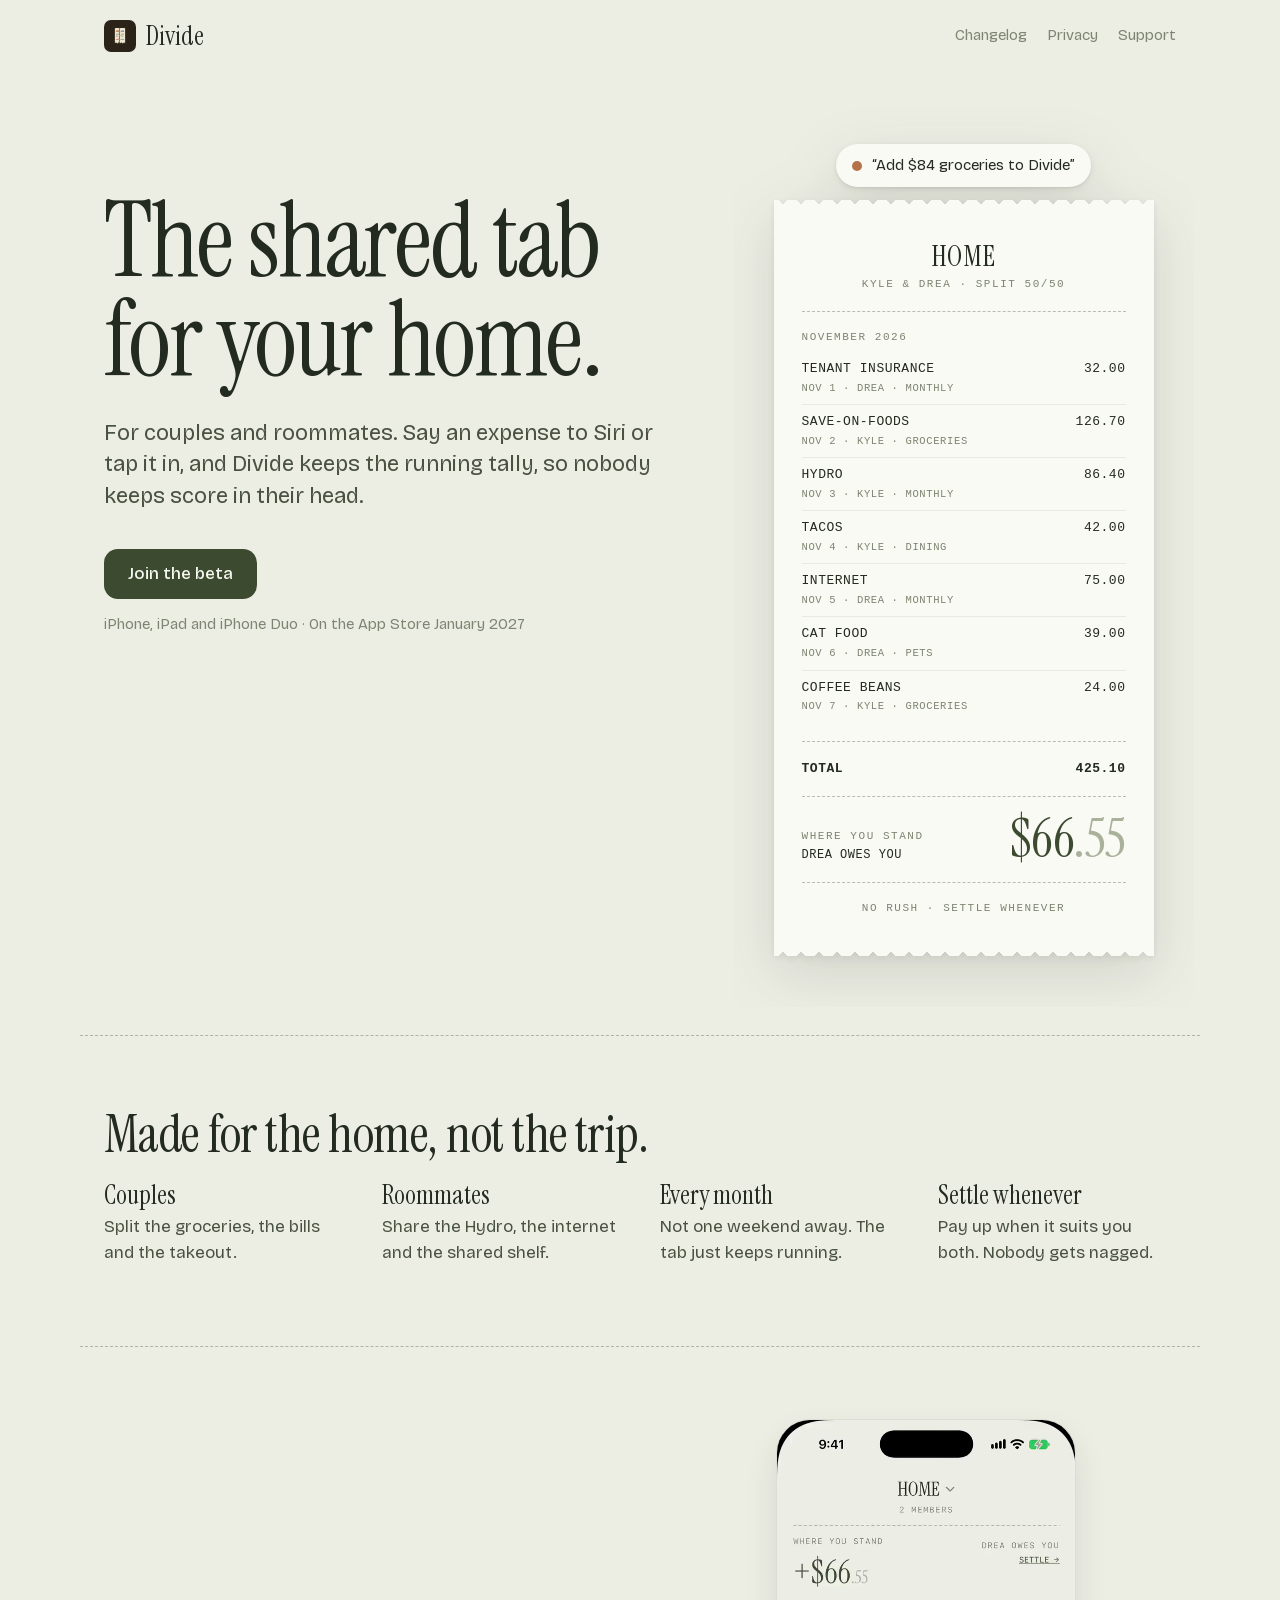
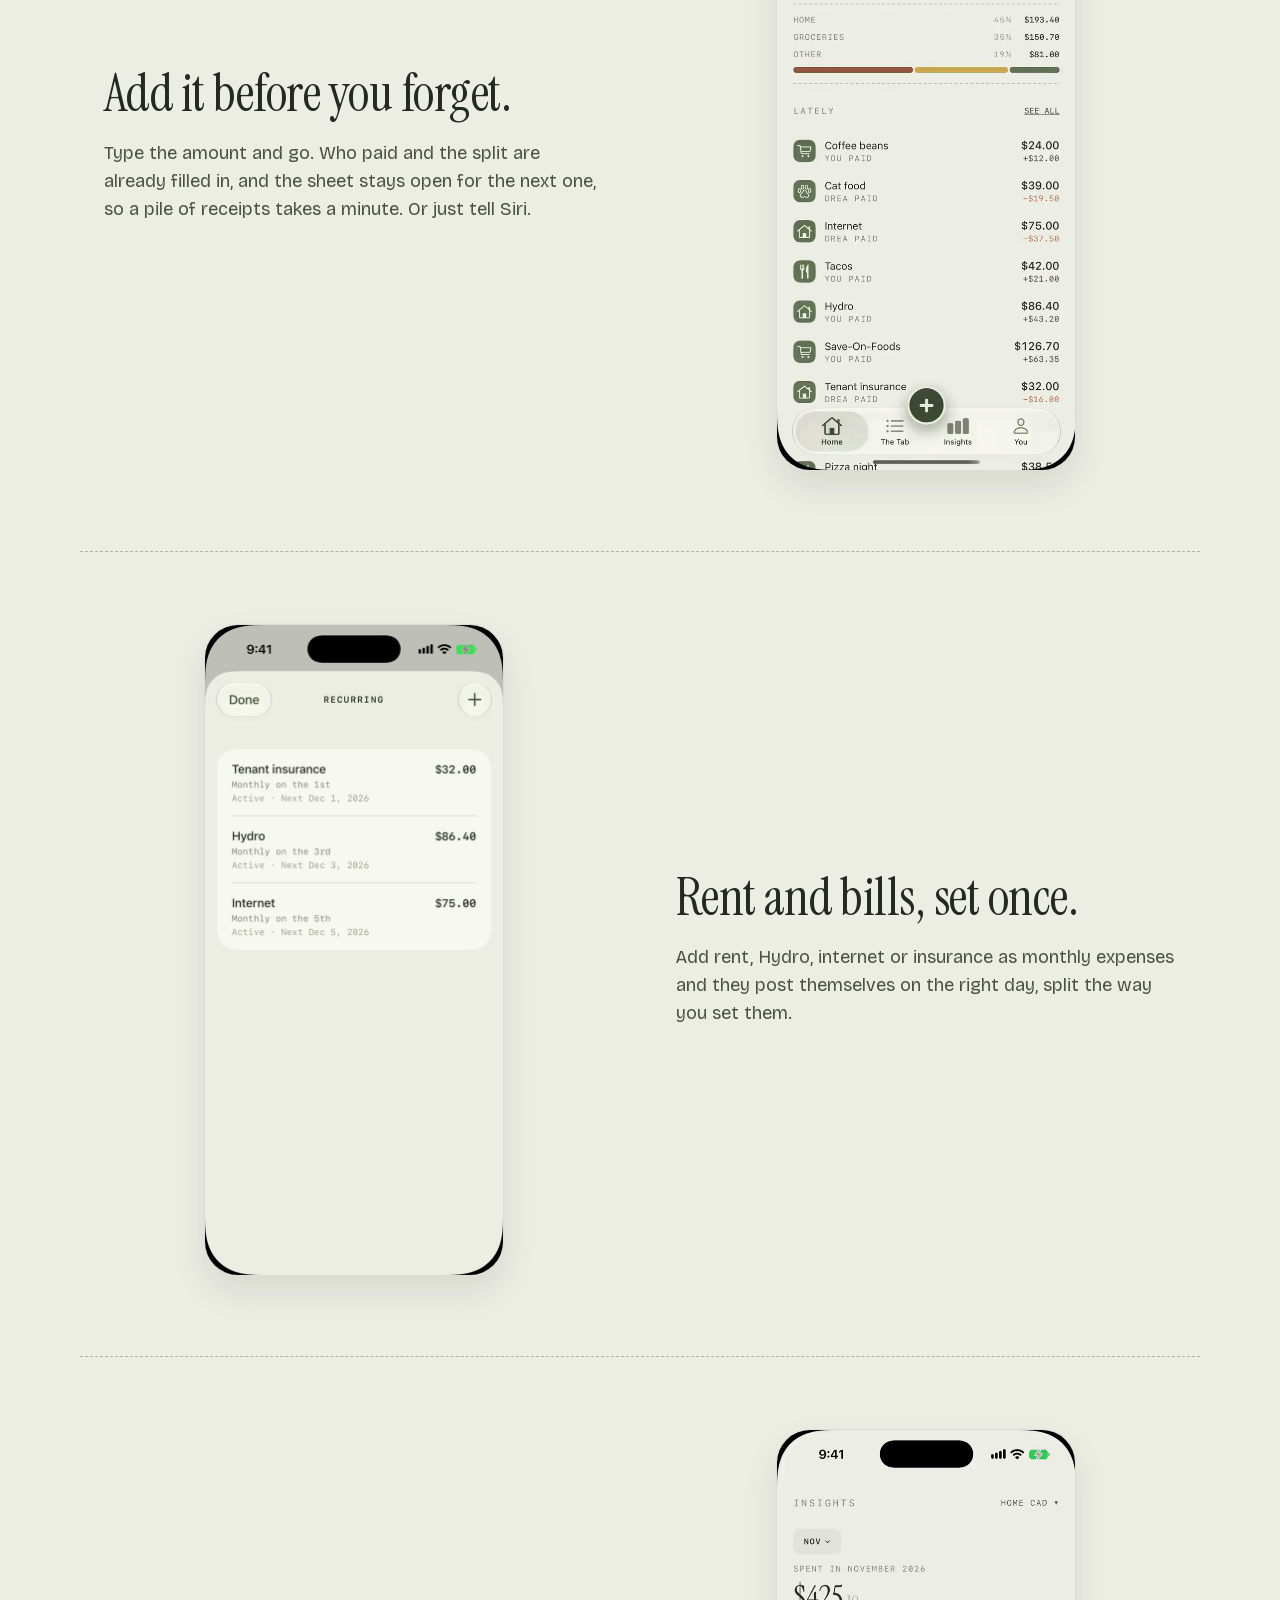
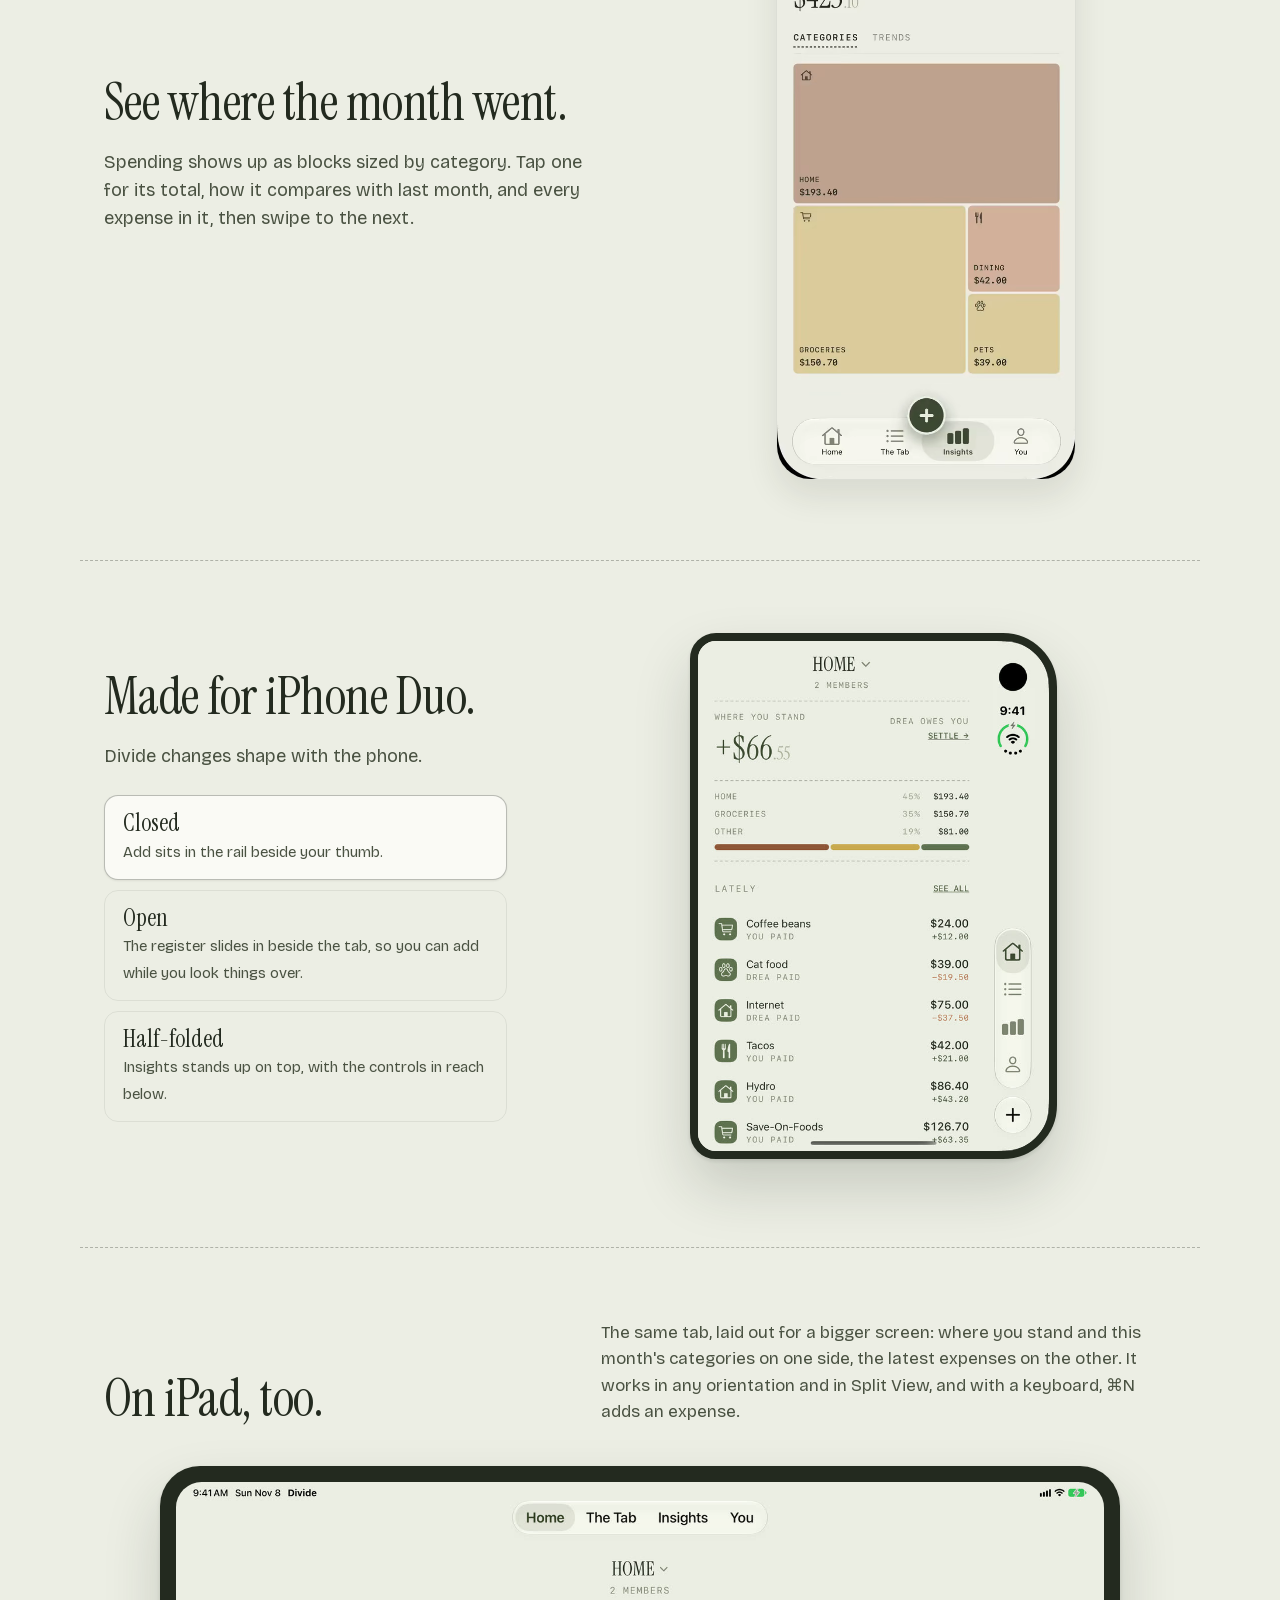
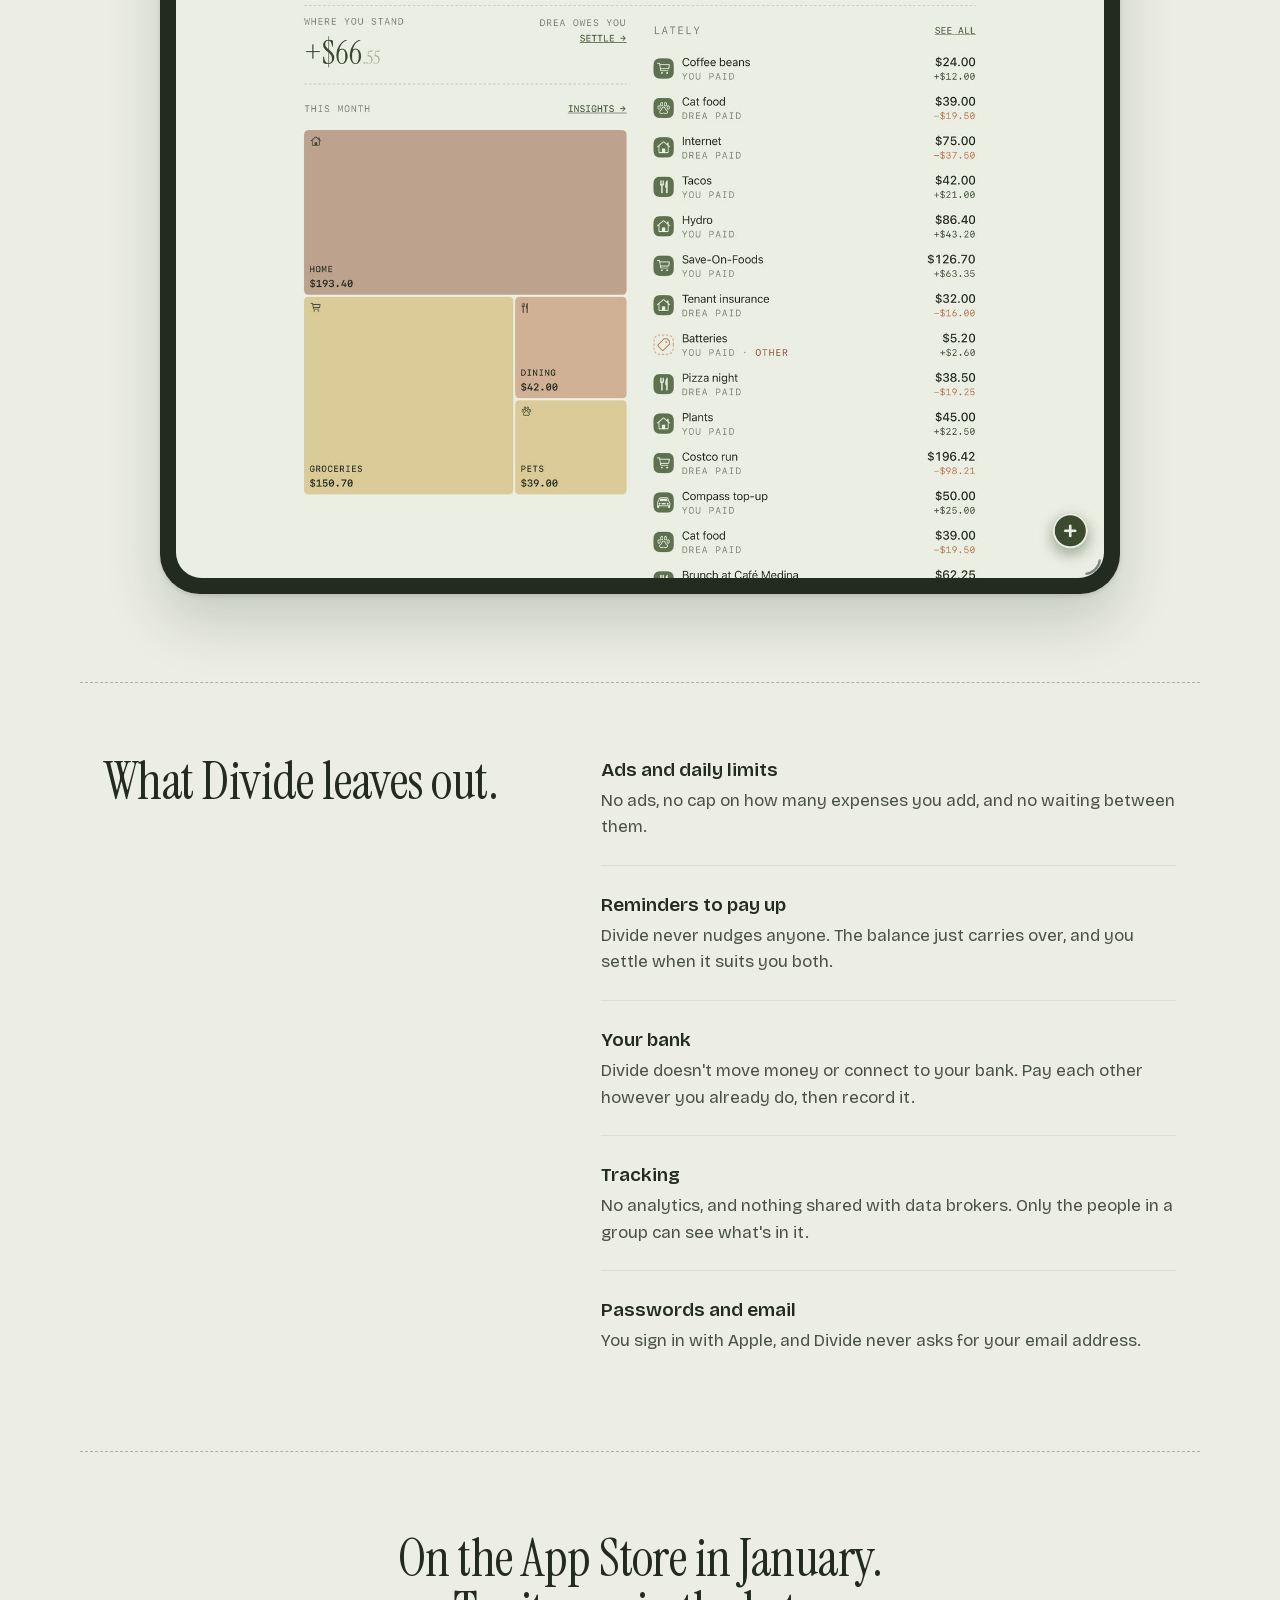
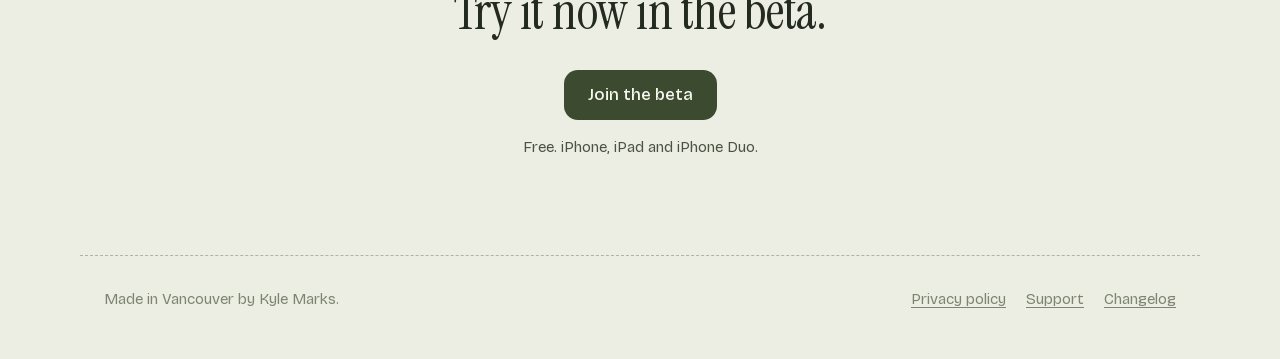
<file: index.html>
<!doctype html>
<html lang="en">
<head>
  <meta charset="utf-8">
  <meta name="viewport" content="width=device-width, initial-scale=1">
  <title>Divide: the shared tab for your home</title>
  <meta name="description" content="Divide is the shared tab for your home. Couples and roommates add expenses by voice with Siri or in a couple of taps, and always know where they stand. For iPhone, iPad and iPhone Duo.">
  <meta name="theme-color" content="#ECEEE4">
  <link rel="icon" href="icon.png">
  <link rel="apple-touch-icon" href="apple-touch-icon.png">
  <link rel="preload" href="fonts/instrument-serif.woff2" as="font" type="font/woff2" crossorigin>
  <link rel="stylesheet" href="style.css">
  <script src="site.js" defer></script>
</head>
<body>
<header class="site-header">
  <a class="brand" href="./"><img src="icon.png" alt="">Divide</a>
  <nav class="site-nav" aria-label="Site">
    <a href="changelog/">Changelog</a>
    <a href="privacy/">Privacy</a>
    <a href="support/">Support</a>
  </nav>
  <a class="button button-small beta-link header-cta" href="mailto:kyle.m.marks@icloud.com?subject=Divide%20beta" hidden>Join the beta</a>
</header>

<main>
  <section class="hero" id="hero">
    <div class="hero-copy">
      <h1>The shared tab for your home.</h1>
      <p class="lede">For couples and roommates. Say an expense to Siri or tap it in,
      and Divide keeps the running tally, so nobody keeps score in their head.</p>
      <div class="availability">
        <a class="button beta-link" href="mailto:kyle.m.marks@icloud.com?subject=Divide%20beta">Join the beta</a>
        <p>iPhone, iPad and iPhone Duo · On the App Store January 2027</p>
      </div>
    </div>

    <div class="receipt-wrap">
      <p class="siri-ask"><span class="siri-dot" aria-hidden="true"></span>“Add $84 groceries to Divide”</p>
      <article class="receipt" aria-label="Example tab for November: after Siri adds $84 of groceries, Drea owes Kyle $108.55">
        <header class="receipt-head">
          <p class="group">Home</p>
          <p>Kyle &amp; Drea · split 50/50</p>
        </header>
        <hr>
        <table>
          <caption>November 2026</caption>
          <tbody>
            <tr data-cents="3200" data-payer="drea"><th>Tenant insurance<span class="sub">Nov 1 · Drea · Monthly</span></th><td>32.00</td></tr>
            <tr data-cents="12670" data-payer="kyle"><th>Save-On-Foods<span class="sub">Nov 2 · Kyle · Groceries</span></th><td>126.70</td></tr>
            <tr data-cents="8640" data-payer="kyle"><th>Hydro<span class="sub">Nov 3 · Kyle · Monthly</span></th><td>86.40</td></tr>
            <tr data-cents="4200" data-payer="kyle"><th>Tacos<span class="sub">Nov 4 · Kyle · Dining</span></th><td>42.00</td></tr>
            <tr data-cents="7500" data-payer="drea"><th>Internet<span class="sub">Nov 5 · Drea · Monthly</span></th><td>75.00</td></tr>
            <tr data-cents="3900" data-payer="drea"><th>Cat food<span class="sub">Nov 6 · Drea · Pets</span></th><td>39.00</td></tr>
            <tr data-cents="2400" data-payer="kyle"><th>Coffee beans<span class="sub">Nov 7 · Kyle · Groceries</span></th><td>24.00</td></tr>
            <tr class="siri-line" data-cents="8400" data-payer="kyle"><th>Groceries<span class="sub">Nov 8 · Kyle · via Siri</span></th><td>84.00</td></tr>
          </tbody>
        </table>
        <hr>
        <table>
          <tbody>
            <tr class="total"><th>Total</th><td>509.10</td></tr>
          </tbody>
        </table>
        <hr>
        <div class="stand">
          <div>
            <p class="label">Where you stand</p>
            <p class="who">Drea owes you</p>
          </div>
          <p class="amount">$108<span class="cents">.55</span></p>
        </div>
        <hr>
        <p class="receipt-foot">No rush · settle whenever</p>
      </article>
    </div>
  </section>

  <section class="for-home" id="for-home" aria-labelledby="for-home-title">
    <h2 id="for-home-title">Made for the home, not the trip.</h2>
    <ul class="for-list">
      <li><strong>Couples</strong>Split the groceries, the bills and the takeout.</li>
      <li><strong>Roommates</strong>Share the Hydro, the internet and the shared shelf.</li>
      <li><strong>Every month</strong>Not one weekend away. The tab just keeps running.</li>
      <li><strong>Settle whenever</strong>Pay up when it suits you both. Nobody gets nagged.</li>
    </ul>
  </section>

  <section class="feature" id="entry" aria-labelledby="entry-title">
    <div class="feature-copy">
      <h2 id="entry-title">Add it before you forget.</h2>
      <p>Type the amount and go. Who paid and the split are already filled in,
      and the sheet stays open for the next one, so a pile of receipts takes a minute.
      Or just tell Siri.</p>
    </div>
    <div class="feature-media phone">
      <video class="clip" muted loop playsinline preload="none" poster="media/entry.jpg" width="600" height="1304" aria-hidden="true">
        <source src="media/entry.webm" type='video/webm; codecs="av01.0.05M.08"'>
        <source src="media/entry.mp4" type="video/mp4">
      </video>
    </div>
  </section>

  <section class="feature feature-flip" id="recurring" aria-labelledby="recurring-title">
    <div class="feature-copy">
      <h2 id="recurring-title">Rent and bills, set once.</h2>
      <p>Add rent, Hydro, internet or insurance as monthly expenses and they post
      themselves on the right day, split the way you set them.</p>
    </div>
    <div class="feature-media phone">
      <img src="media/recurring.jpg" width="600" height="1304" loading="lazy"
        alt="Divide's recurring expenses for Home: tenant insurance, Hydro and internet, each monthly.">
    </div>
  </section>

  <section class="feature" id="insights" aria-labelledby="insights-title">
    <div class="feature-copy">
      <h2 id="insights-title">See where the month went.</h2>
      <p>Spending shows up as blocks sized by category. Tap one for its total, how it
      compares with last month, and every expense in it, then swipe to the next.</p>
    </div>
    <div class="feature-media phone">
      <video class="clip" muted loop playsinline preload="none" poster="media/insights.jpg" width="600" height="1304" aria-hidden="true">
        <source src="media/insights.webm" type='video/webm; codecs="av01.0.05M.08"'>
        <source src="media/insights.mp4" type="video/mp4">
      </video>
    </div>
  </section>

  <section class="duo" id="duo" aria-labelledby="duo-title">
    <div class="duo-copy">
      <h2 id="duo-title">Made for iPhone Duo.</h2>
      <p class="duo-intro">Divide changes shape with the phone.</p>
      <div class="duo-poses" role="group" aria-label="Show iPhone Duo">
        <button type="button" class="pose-button" data-pose="closed" aria-pressed="true">
          <strong>Closed</strong>
          <span>Add sits in the rail beside your thumb.</span>
        </button>
        <button type="button" class="pose-button" data-pose="open" aria-pressed="false">
          <strong>Open</strong>
          <span>The register slides in beside the tab, so you can add while you look things over.</span>
        </button>
        <button type="button" class="pose-button" data-pose="half" aria-pressed="false">
          <strong>Half-folded</strong>
          <span>Insights stands up on top, with the controls in reach below.</span>
        </button>
      </div>
    </div>
    <div class="duo-stage" data-pose="closed">
      <img class="duo-shot duo-shot-closed" src="media/duo-closed.jpg" width="600" height="872" loading="lazy"
        alt="Closed iPhone Duo: Divide's Home, with the tabs and the Add button in a rail down the right side.">
      <img class="duo-shot duo-shot-open" src="media/duo-open.jpg" width="1200" height="844" loading="lazy"
        alt="Open iPhone Duo: Home on the left and the register on the right, with $42.00 typed in.">
      <img class="duo-shot duo-shot-half" src="media/duo-half.jpg" width="700" height="996" loading="lazy"
        alt="Half-folded iPhone Duo: the spending line on the top half, the category blocks and tab bar on the bottom.">
    </div>
  </section>

  <section class="ipad" id="ipad" aria-labelledby="ipad-title">
    <div class="ipad-copy">
      <h2 id="ipad-title">On iPad, too.</h2>
      <p>The same tab, laid out for a bigger screen: where you stand and this month's
      categories on one side, the latest expenses on the other. It works in any
      orientation and in Split View, and with a keyboard, ⌘N adds an expense.</p>
    </div>
    <div class="ipad-device">
      <img src="media/ipad-home.jpg" width="1600" height="1200" loading="lazy"
        alt="Divide on iPad in landscape: Drea owes you $66.55 and this month's spending by category on the left, the latest expenses on the right.">
    </div>
  </section>

  <section class="omissions" id="omissions" aria-labelledby="omissions-title">
    <h2 id="omissions-title">What Divide leaves out.</h2>
    <dl>
      <dt>Ads and daily limits</dt>
      <dd>No ads, no cap on how many expenses you add, and no waiting between them.</dd>
      <dt>Reminders to pay up</dt>
      <dd>Divide never nudges anyone. The balance just carries over, and you settle when it suits you both.</dd>
      <dt>Your bank</dt>
      <dd>Divide doesn't move money or connect to your bank. Pay each other however you already do, then record it.</dd>
      <dt>Tracking</dt>
      <dd>No analytics, and nothing shared with data brokers. Only the people in a group can see what's in it.</dd>
      <dt>Passwords and email</dt>
      <dd>You sign in with Apple, and Divide never asks for your email address.</dd>
    </dl>
  </section>

  <section class="get-it" id="get-it" aria-labelledby="get-it-title">
    <h2 id="get-it-title">On the App Store in January.<br>Try it now in the beta.</h2>
    <a class="button beta-link" href="mailto:kyle.m.marks@icloud.com?subject=Divide%20beta">Join the beta</a>
    <p>Free. iPhone, iPad and iPhone Duo.</p>
  </section>
</main>

<footer class="site-footer">
  <p>Made in Vancouver by Kyle Marks.</p>
  <nav aria-label="Footer">
    <a href="privacy/">Privacy policy</a>
    <a href="support/">Support</a>
    <a href="changelog/">Changelog</a>
  </nav>
</footer>
</body>
</html>
</file>
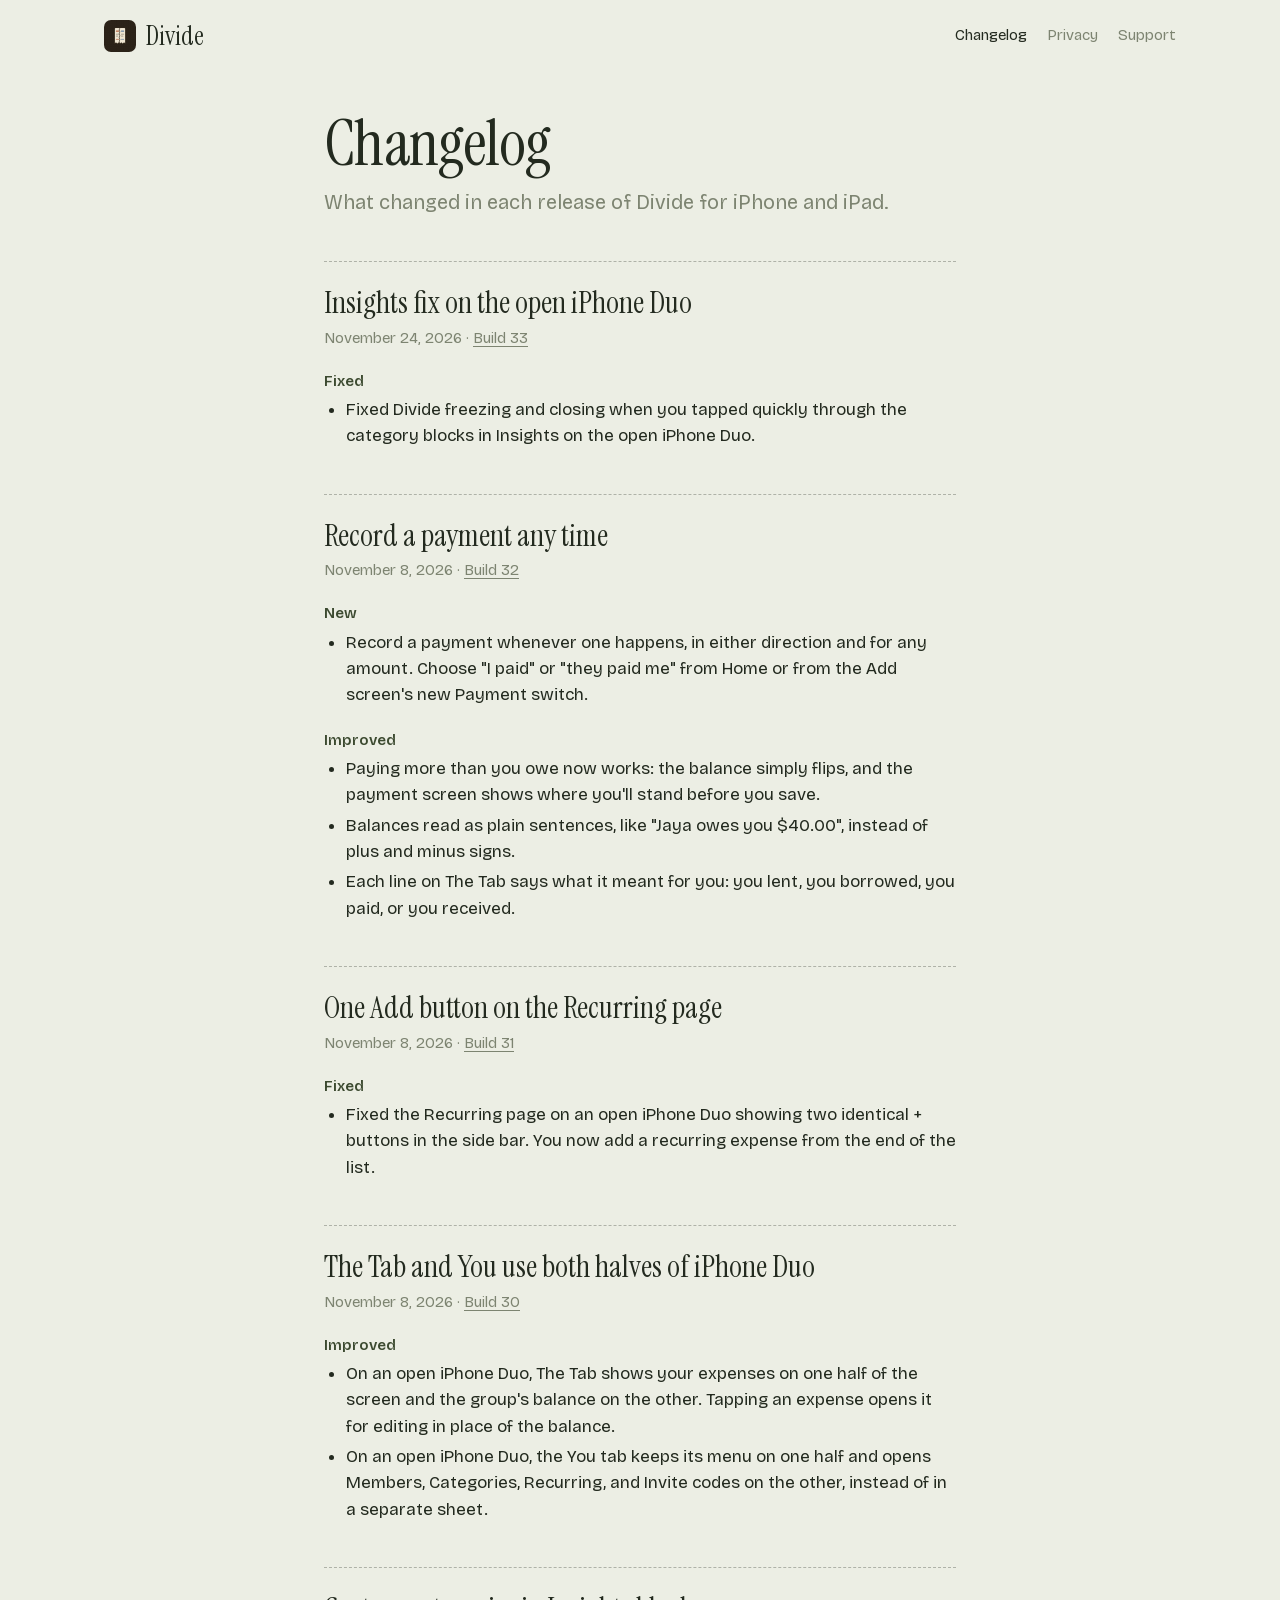
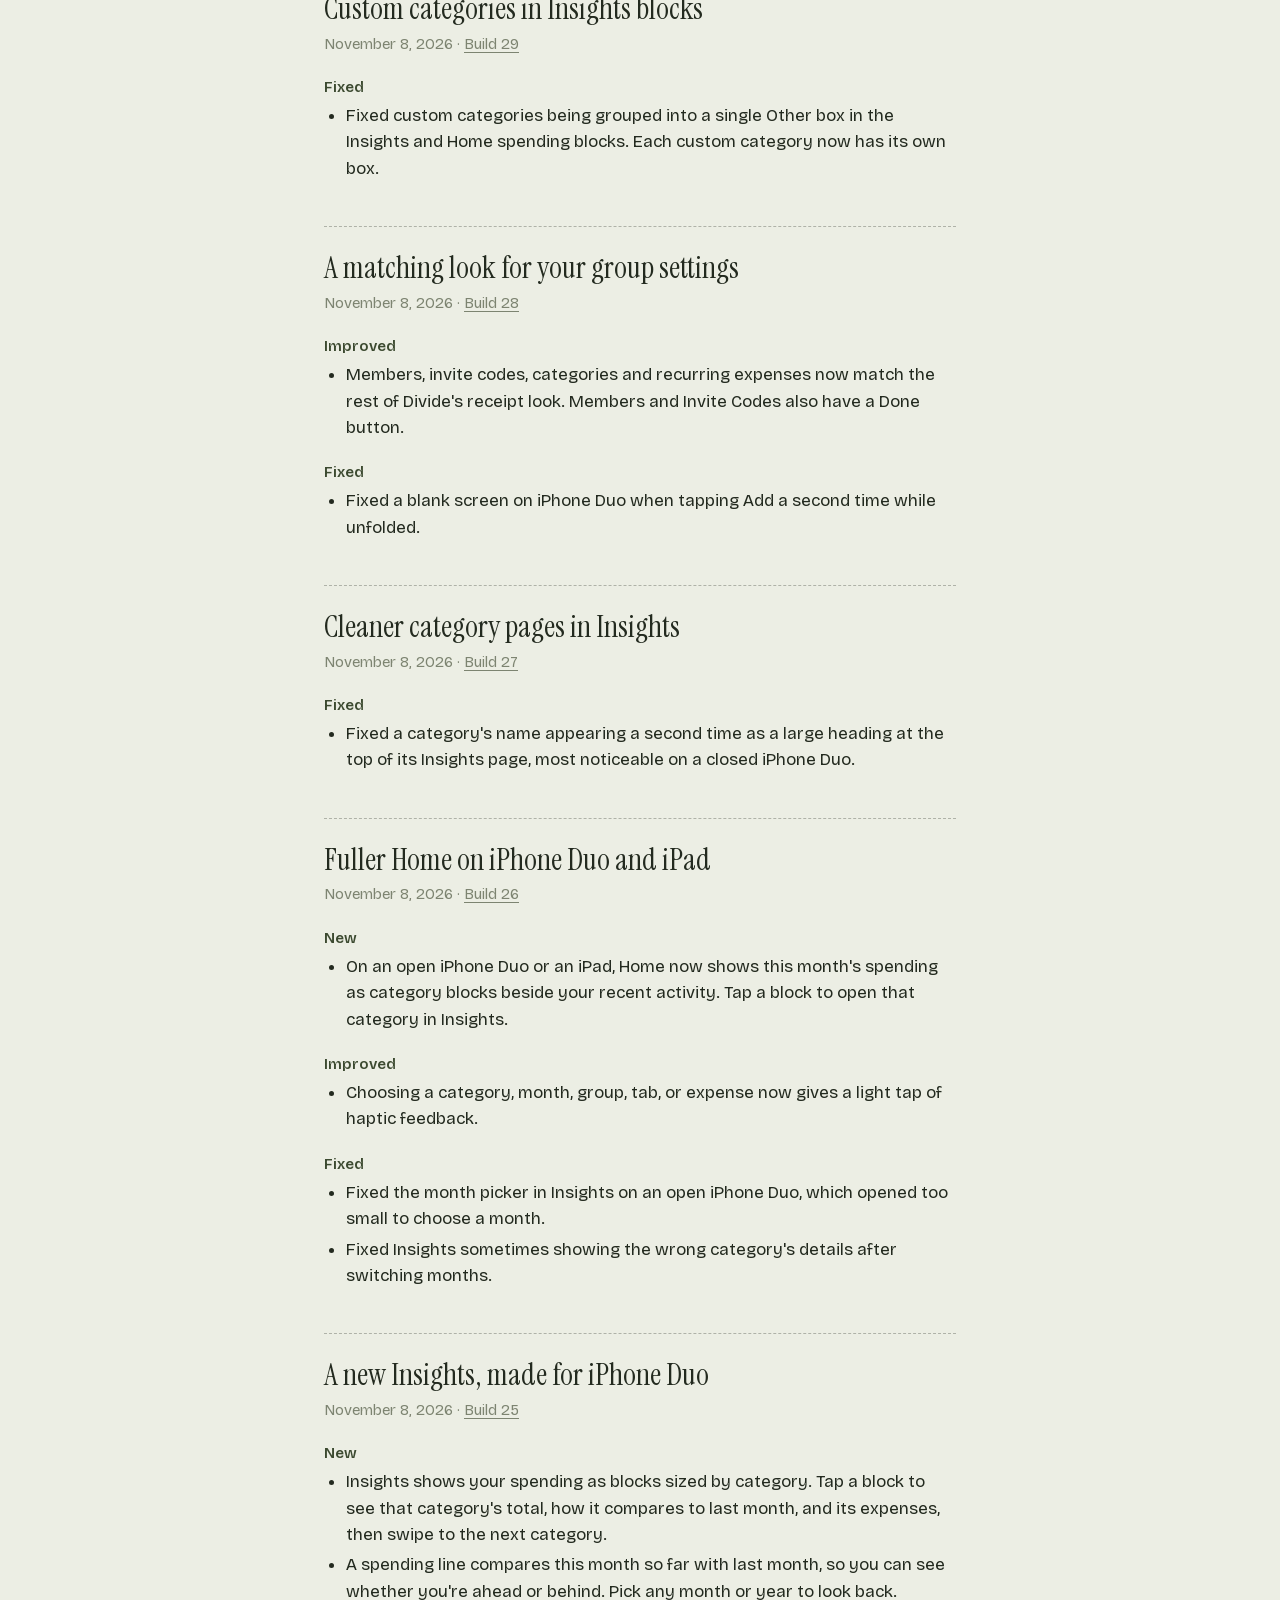
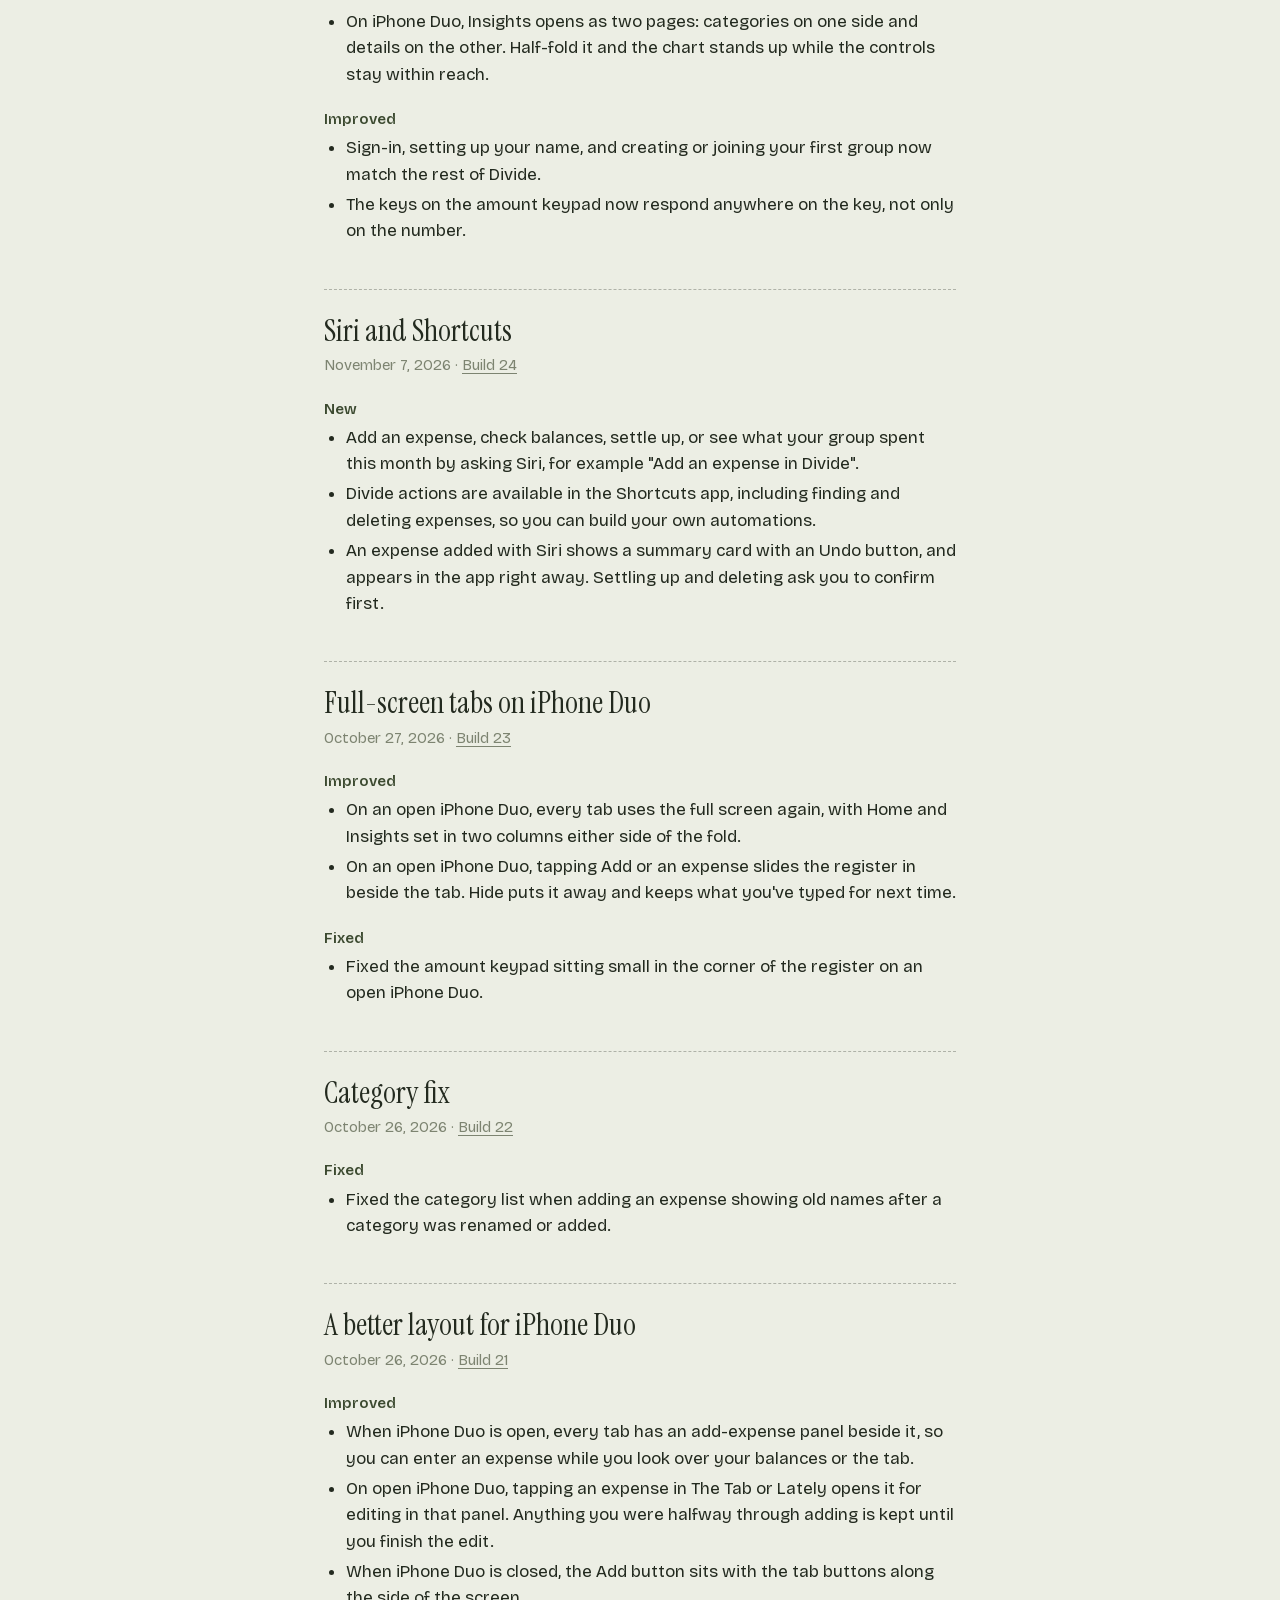
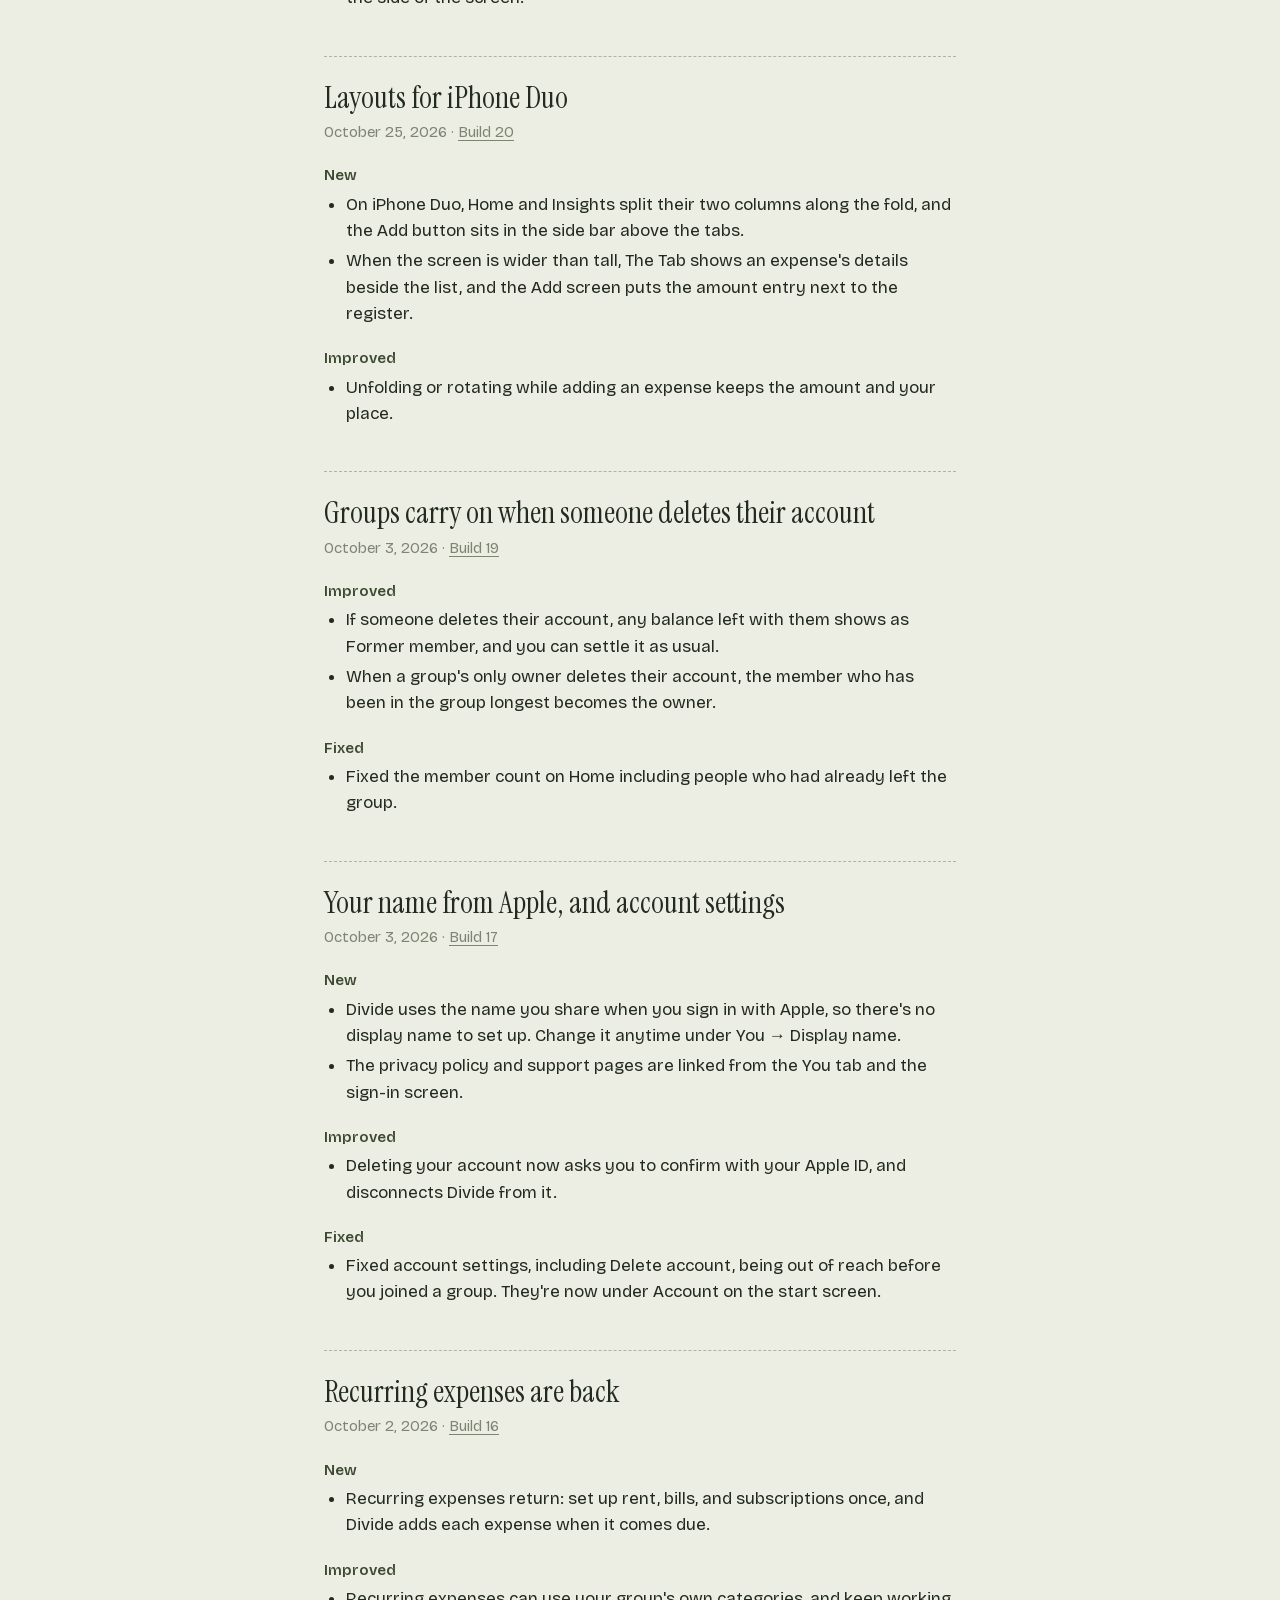
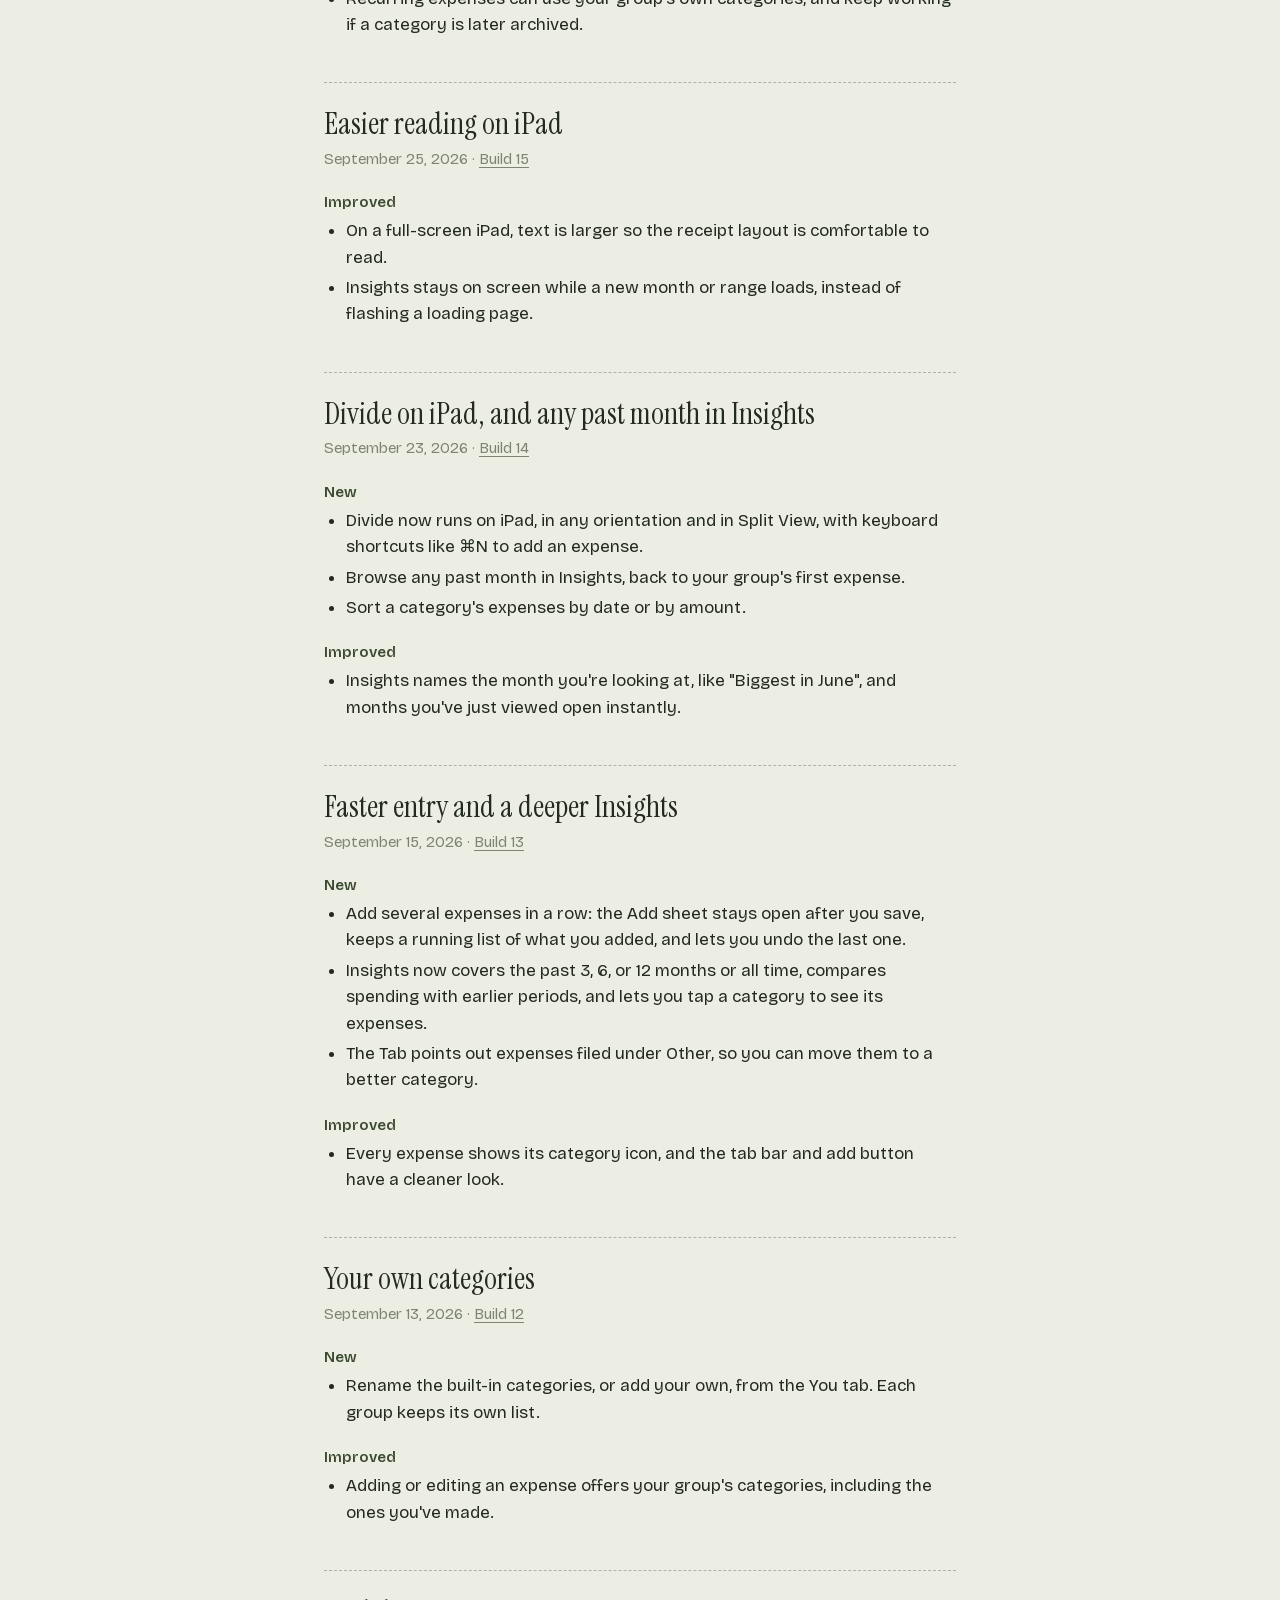
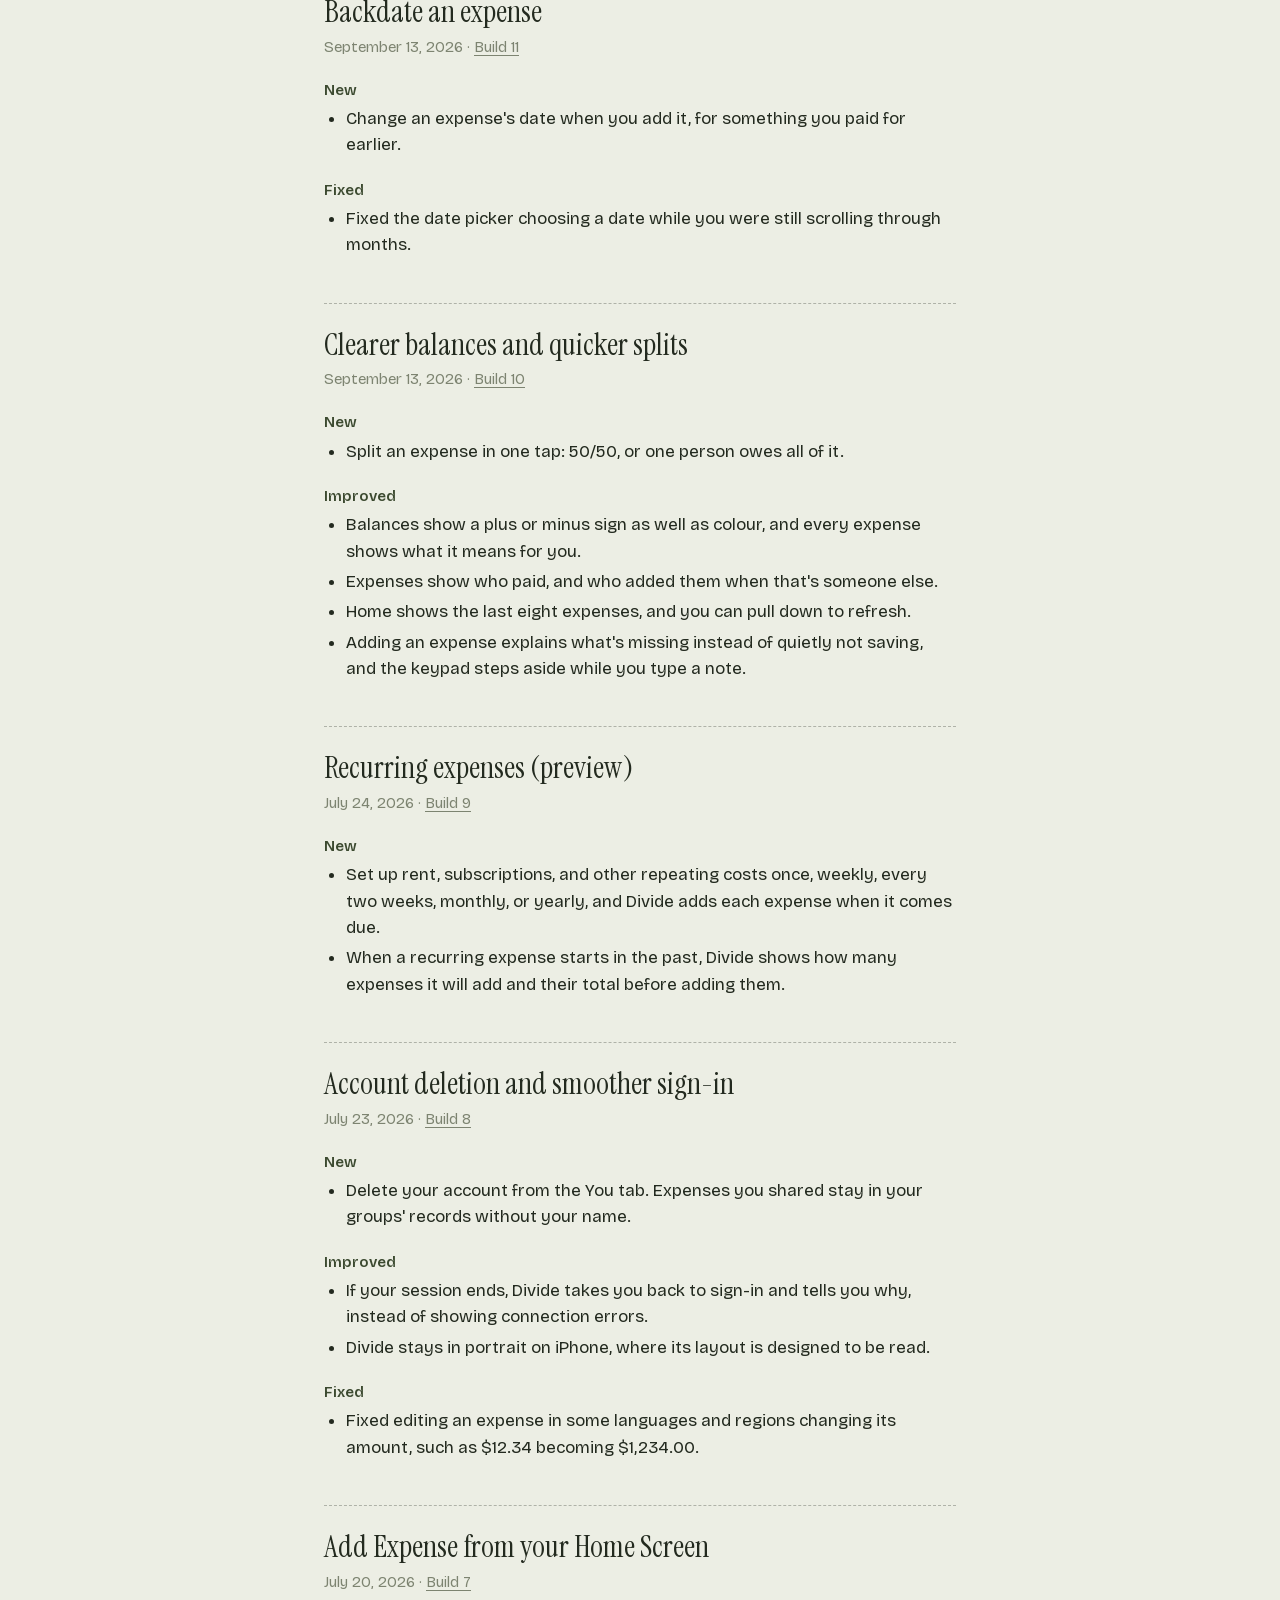
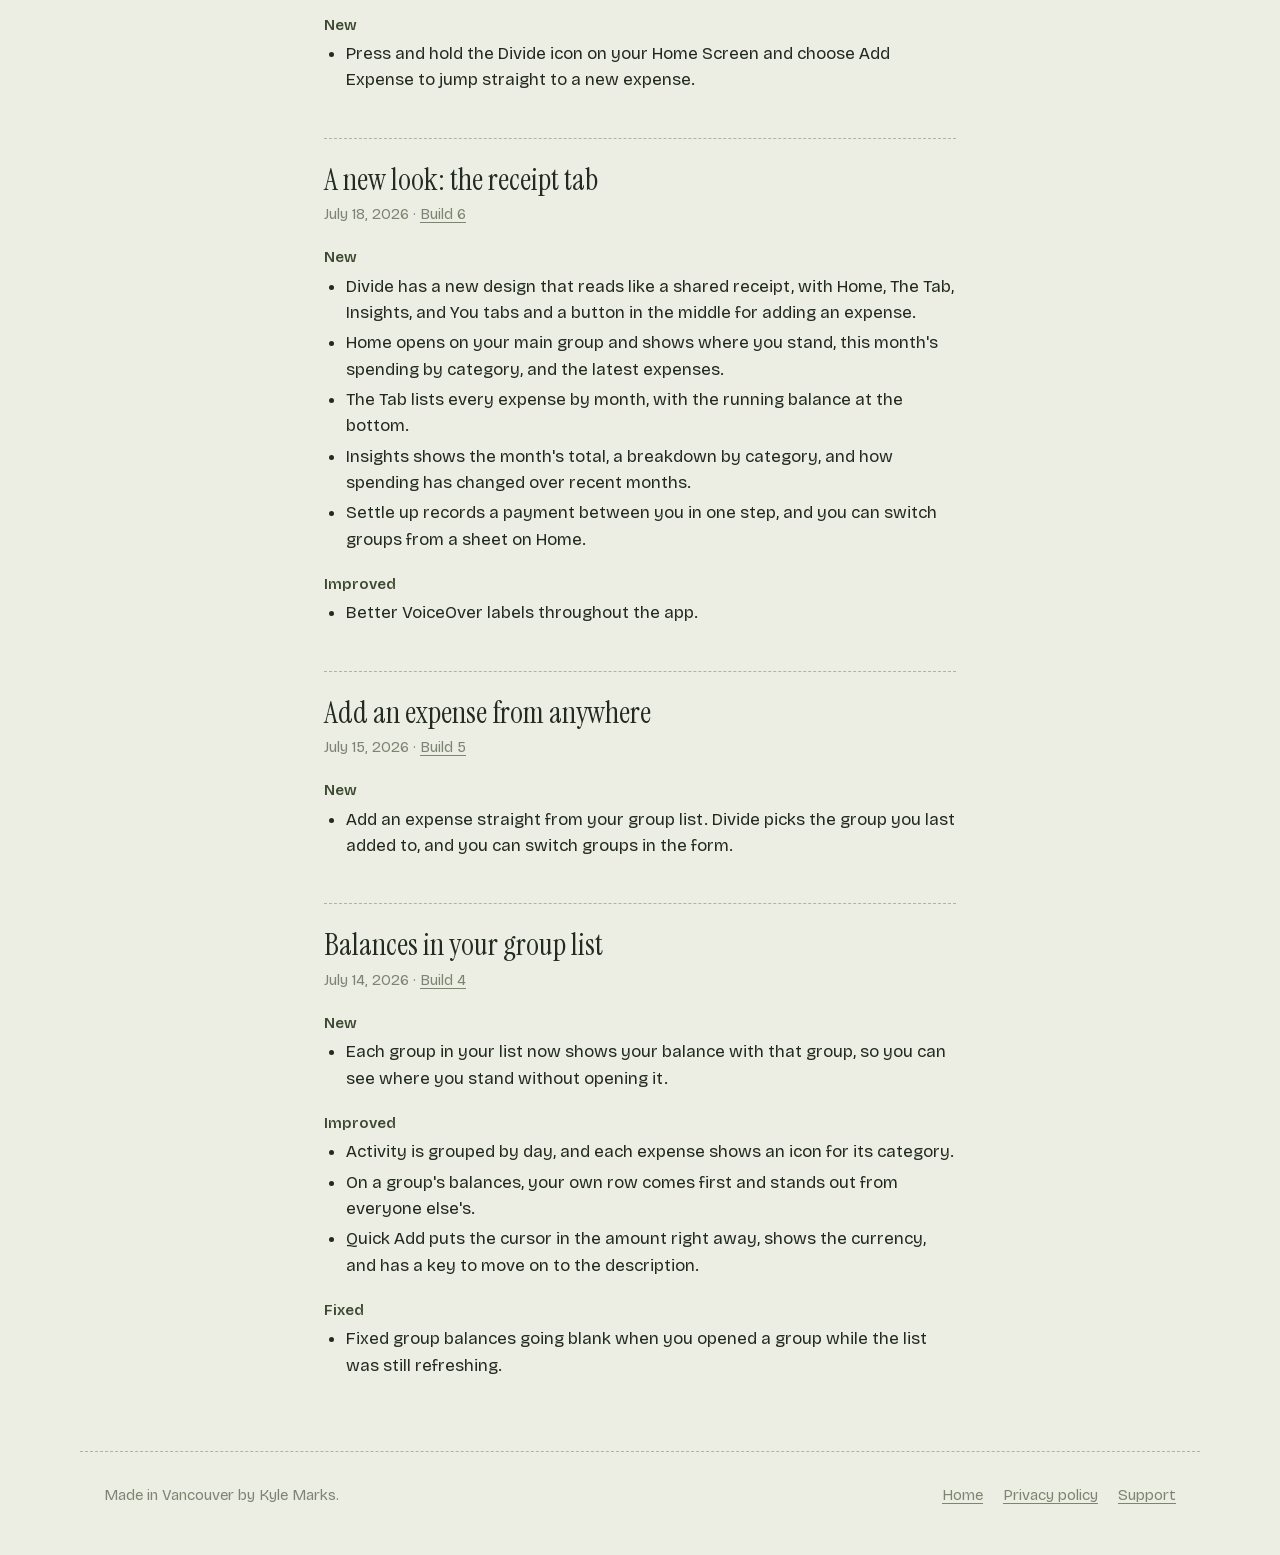
<file: changelog/index.html>
<!doctype html>
<html lang="en">
<head>
  <meta charset="utf-8">
  <meta name="viewport" content="width=device-width, initial-scale=1">
  <meta name="theme-color" content="#ECEEE4">
  <title>Divide Changelog</title>
  <meta name="description" content="What's new in each release of Divide.">
  <link rel="icon" href="../icon.png">
  <link rel="apple-touch-icon" href="../apple-touch-icon.png">
  <link rel="alternate" type="application/json" href="releases.json" title="Divide releases">
  <link rel="stylesheet" href="../style.css">
</head>
<body>
<!-- Generated by scripts/build_changelog.py from releases.json. Don't edit by hand. -->
<header class="site-header">
  <a class="brand" href="../"><img src="../icon.png" alt="">Divide</a>
  <nav class="site-nav" aria-label="Site">
    <a href="../changelog/" aria-current="page">Changelog</a>
    <a href="../privacy/">Privacy</a>
    <a href="../support/">Support</a>
  </nav>
</header>

<main class="doc changelog">
  <h1>Changelog</h1>
  <p class="lede">What changed in each release of Divide for iPhone and iPad.</p>
  <article class="release" id="build-33">
    <header>
      <h2>Insights fix on the open iPhone Duo</h2>
      <p class="meta"><time datetime="2026-11-24">November 24, 2026</time> · <a href="#build-33">Build 33</a></p>
    </header>
    <h3>Fixed</h3>
    <ul>
      <li>Fixed Divide freezing and closing when you tapped quickly through the category blocks in Insights on the open iPhone Duo.</li>
    </ul>
  </article>
  <article class="release" id="build-32">
    <header>
      <h2>Record a payment any time</h2>
      <p class="meta"><time datetime="2026-11-08">November 8, 2026</time> · <a href="#build-32">Build 32</a></p>
    </header>
    <h3>New</h3>
    <ul>
      <li>Record a payment whenever one happens, in either direction and for any amount. Choose &quot;I paid&quot; or &quot;they paid me&quot; from Home or from the Add screen&#x27;s new Payment switch.</li>
    </ul>
    <h3>Improved</h3>
    <ul>
      <li>Paying more than you owe now works: the balance simply flips, and the payment screen shows where you&#x27;ll stand before you save.</li>
      <li>Balances read as plain sentences, like &quot;Jaya owes you $40.00&quot;, instead of plus and minus signs.</li>
      <li>Each line on The Tab says what it meant for you: you lent, you borrowed, you paid, or you received.</li>
    </ul>
  </article>
  <article class="release" id="build-31">
    <header>
      <h2>One Add button on the Recurring page</h2>
      <p class="meta"><time datetime="2026-11-08">November 8, 2026</time> · <a href="#build-31">Build 31</a></p>
    </header>
    <h3>Fixed</h3>
    <ul>
      <li>Fixed the Recurring page on an open iPhone Duo showing two identical + buttons in the side bar. You now add a recurring expense from the end of the list.</li>
    </ul>
  </article>
  <article class="release" id="build-30">
    <header>
      <h2>The Tab and You use both halves of iPhone Duo</h2>
      <p class="meta"><time datetime="2026-11-08">November 8, 2026</time> · <a href="#build-30">Build 30</a></p>
    </header>
    <h3>Improved</h3>
    <ul>
      <li>On an open iPhone Duo, The Tab shows your expenses on one half of the screen and the group&#x27;s balance on the other. Tapping an expense opens it for editing in place of the balance.</li>
      <li>On an open iPhone Duo, the You tab keeps its menu on one half and opens Members, Categories, Recurring, and Invite codes on the other, instead of in a separate sheet.</li>
    </ul>
  </article>
  <article class="release" id="build-29">
    <header>
      <h2>Custom categories in Insights blocks</h2>
      <p class="meta"><time datetime="2026-11-08">November 8, 2026</time> · <a href="#build-29">Build 29</a></p>
    </header>
    <h3>Fixed</h3>
    <ul>
      <li>Fixed custom categories being grouped into a single Other box in the Insights and Home spending blocks. Each custom category now has its own box.</li>
    </ul>
  </article>
  <article class="release" id="build-28">
    <header>
      <h2>A matching look for your group settings</h2>
      <p class="meta"><time datetime="2026-11-08">November 8, 2026</time> · <a href="#build-28">Build 28</a></p>
    </header>
    <h3>Improved</h3>
    <ul>
      <li>Members, invite codes, categories and recurring expenses now match the rest of Divide&#x27;s receipt look. Members and Invite Codes also have a Done button.</li>
    </ul>
    <h3>Fixed</h3>
    <ul>
      <li>Fixed a blank screen on iPhone Duo when tapping Add a second time while unfolded.</li>
    </ul>
  </article>
  <article class="release" id="build-27">
    <header>
      <h2>Cleaner category pages in Insights</h2>
      <p class="meta"><time datetime="2026-11-08">November 8, 2026</time> · <a href="#build-27">Build 27</a></p>
    </header>
    <h3>Fixed</h3>
    <ul>
      <li>Fixed a category&#x27;s name appearing a second time as a large heading at the top of its Insights page, most noticeable on a closed iPhone Duo.</li>
    </ul>
  </article>
  <article class="release" id="build-26">
    <header>
      <h2>Fuller Home on iPhone Duo and iPad</h2>
      <p class="meta"><time datetime="2026-11-08">November 8, 2026</time> · <a href="#build-26">Build 26</a></p>
    </header>
    <h3>New</h3>
    <ul>
      <li>On an open iPhone Duo or an iPad, Home now shows this month&#x27;s spending as category blocks beside your recent activity. Tap a block to open that category in Insights.</li>
    </ul>
    <h3>Improved</h3>
    <ul>
      <li>Choosing a category, month, group, tab, or expense now gives a light tap of haptic feedback.</li>
    </ul>
    <h3>Fixed</h3>
    <ul>
      <li>Fixed the month picker in Insights on an open iPhone Duo, which opened too small to choose a month.</li>
      <li>Fixed Insights sometimes showing the wrong category&#x27;s details after switching months.</li>
    </ul>
  </article>
  <article class="release" id="build-25">
    <header>
      <h2>A new Insights, made for iPhone Duo</h2>
      <p class="meta"><time datetime="2026-11-08">November 8, 2026</time> · <a href="#build-25">Build 25</a></p>
    </header>
    <h3>New</h3>
    <ul>
      <li>Insights shows your spending as blocks sized by category. Tap a block to see that category&#x27;s total, how it compares to last month, and its expenses, then swipe to the next category.</li>
      <li>A spending line compares this month so far with last month, so you can see whether you&#x27;re ahead or behind. Pick any month or year to look back.</li>
      <li>On iPhone Duo, Insights opens as two pages: categories on one side and details on the other. Half-fold it and the chart stands up while the controls stay within reach.</li>
    </ul>
    <h3>Improved</h3>
    <ul>
      <li>Sign-in, setting up your name, and creating or joining your first group now match the rest of Divide.</li>
      <li>The keys on the amount keypad now respond anywhere on the key, not only on the number.</li>
    </ul>
  </article>
  <article class="release" id="build-24">
    <header>
      <h2>Siri and Shortcuts</h2>
      <p class="meta"><time datetime="2026-11-07">November 7, 2026</time> · <a href="#build-24">Build 24</a></p>
    </header>
    <h3>New</h3>
    <ul>
      <li>Add an expense, check balances, settle up, or see what your group spent this month by asking Siri, for example &quot;Add an expense in Divide&quot;.</li>
      <li>Divide actions are available in the Shortcuts app, including finding and deleting expenses, so you can build your own automations.</li>
      <li>An expense added with Siri shows a summary card with an Undo button, and appears in the app right away. Settling up and deleting ask you to confirm first.</li>
    </ul>
  </article>
  <article class="release" id="build-23">
    <header>
      <h2>Full-screen tabs on iPhone Duo</h2>
      <p class="meta"><time datetime="2026-10-27">October 27, 2026</time> · <a href="#build-23">Build 23</a></p>
    </header>
    <h3>Improved</h3>
    <ul>
      <li>On an open iPhone Duo, every tab uses the full screen again, with Home and Insights set in two columns either side of the fold.</li>
      <li>On an open iPhone Duo, tapping Add or an expense slides the register in beside the tab. Hide puts it away and keeps what you&#x27;ve typed for next time.</li>
    </ul>
    <h3>Fixed</h3>
    <ul>
      <li>Fixed the amount keypad sitting small in the corner of the register on an open iPhone Duo.</li>
    </ul>
  </article>
  <article class="release" id="build-22">
    <header>
      <h2>Category fix</h2>
      <p class="meta"><time datetime="2026-10-26">October 26, 2026</time> · <a href="#build-22">Build 22</a></p>
    </header>
    <h3>Fixed</h3>
    <ul>
      <li>Fixed the category list when adding an expense showing old names after a category was renamed or added.</li>
    </ul>
  </article>
  <article class="release" id="build-21">
    <header>
      <h2>A better layout for iPhone Duo</h2>
      <p class="meta"><time datetime="2026-10-26">October 26, 2026</time> · <a href="#build-21">Build 21</a></p>
    </header>
    <h3>Improved</h3>
    <ul>
      <li>When iPhone Duo is open, every tab has an add-expense panel beside it, so you can enter an expense while you look over your balances or the tab.</li>
      <li>On open iPhone Duo, tapping an expense in The Tab or Lately opens it for editing in that panel. Anything you were halfway through adding is kept until you finish the edit.</li>
      <li>When iPhone Duo is closed, the Add button sits with the tab buttons along the side of the screen.</li>
    </ul>
  </article>
  <article class="release" id="build-20">
    <header>
      <h2>Layouts for iPhone Duo</h2>
      <p class="meta"><time datetime="2026-10-25">October 25, 2026</time> · <a href="#build-20">Build 20</a></p>
    </header>
    <h3>New</h3>
    <ul>
      <li>On iPhone Duo, Home and Insights split their two columns along the fold, and the Add button sits in the side bar above the tabs.</li>
      <li>When the screen is wider than tall, The Tab shows an expense&#x27;s details beside the list, and the Add screen puts the amount entry next to the register.</li>
    </ul>
    <h3>Improved</h3>
    <ul>
      <li>Unfolding or rotating while adding an expense keeps the amount and your place.</li>
    </ul>
  </article>
  <article class="release" id="build-19">
    <header>
      <h2>Groups carry on when someone deletes their account</h2>
      <p class="meta"><time datetime="2026-10-03">October 3, 2026</time> · <a href="#build-19">Build 19</a></p>
    </header>
    <h3>Improved</h3>
    <ul>
      <li>If someone deletes their account, any balance left with them shows as Former member, and you can settle it as usual.</li>
      <li>When a group&#x27;s only owner deletes their account, the member who has been in the group longest becomes the owner.</li>
    </ul>
    <h3>Fixed</h3>
    <ul>
      <li>Fixed the member count on Home including people who had already left the group.</li>
    </ul>
  </article>
  <article class="release" id="build-17">
    <header>
      <h2>Your name from Apple, and account settings</h2>
      <p class="meta"><time datetime="2026-10-03">October 3, 2026</time> · <a href="#build-17">Build 17</a></p>
    </header>
    <h3>New</h3>
    <ul>
      <li>Divide uses the name you share when you sign in with Apple, so there&#x27;s no display name to set up. Change it anytime under You → Display name.</li>
      <li>The privacy policy and support pages are linked from the You tab and the sign-in screen.</li>
    </ul>
    <h3>Improved</h3>
    <ul>
      <li>Deleting your account now asks you to confirm with your Apple ID, and disconnects Divide from it.</li>
    </ul>
    <h3>Fixed</h3>
    <ul>
      <li>Fixed account settings, including Delete account, being out of reach before you joined a group. They&#x27;re now under Account on the start screen.</li>
    </ul>
  </article>
  <article class="release" id="build-16">
    <header>
      <h2>Recurring expenses are back</h2>
      <p class="meta"><time datetime="2026-10-02">October 2, 2026</time> · <a href="#build-16">Build 16</a></p>
    </header>
    <h3>New</h3>
    <ul>
      <li>Recurring expenses return: set up rent, bills, and subscriptions once, and Divide adds each expense when it comes due.</li>
    </ul>
    <h3>Improved</h3>
    <ul>
      <li>Recurring expenses can use your group&#x27;s own categories, and keep working if a category is later archived.</li>
    </ul>
  </article>
  <article class="release" id="build-15">
    <header>
      <h2>Easier reading on iPad</h2>
      <p class="meta"><time datetime="2026-09-25">September 25, 2026</time> · <a href="#build-15">Build 15</a></p>
    </header>
    <h3>Improved</h3>
    <ul>
      <li>On a full-screen iPad, text is larger so the receipt layout is comfortable to read.</li>
      <li>Insights stays on screen while a new month or range loads, instead of flashing a loading page.</li>
    </ul>
  </article>
  <article class="release" id="build-14">
    <header>
      <h2>Divide on iPad, and any past month in Insights</h2>
      <p class="meta"><time datetime="2026-09-23">September 23, 2026</time> · <a href="#build-14">Build 14</a></p>
    </header>
    <h3>New</h3>
    <ul>
      <li>Divide now runs on iPad, in any orientation and in Split View, with keyboard shortcuts like ⌘N to add an expense.</li>
      <li>Browse any past month in Insights, back to your group&#x27;s first expense.</li>
      <li>Sort a category&#x27;s expenses by date or by amount.</li>
    </ul>
    <h3>Improved</h3>
    <ul>
      <li>Insights names the month you&#x27;re looking at, like &quot;Biggest in June&quot;, and months you&#x27;ve just viewed open instantly.</li>
    </ul>
  </article>
  <article class="release" id="build-13">
    <header>
      <h2>Faster entry and a deeper Insights</h2>
      <p class="meta"><time datetime="2026-09-15">September 15, 2026</time> · <a href="#build-13">Build 13</a></p>
    </header>
    <h3>New</h3>
    <ul>
      <li>Add several expenses in a row: the Add sheet stays open after you save, keeps a running list of what you added, and lets you undo the last one.</li>
      <li>Insights now covers the past 3, 6, or 12 months or all time, compares spending with earlier periods, and lets you tap a category to see its expenses.</li>
      <li>The Tab points out expenses filed under Other, so you can move them to a better category.</li>
    </ul>
    <h3>Improved</h3>
    <ul>
      <li>Every expense shows its category icon, and the tab bar and add button have a cleaner look.</li>
    </ul>
  </article>
  <article class="release" id="build-12">
    <header>
      <h2>Your own categories</h2>
      <p class="meta"><time datetime="2026-09-13">September 13, 2026</time> · <a href="#build-12">Build 12</a></p>
    </header>
    <h3>New</h3>
    <ul>
      <li>Rename the built-in categories, or add your own, from the You tab. Each group keeps its own list.</li>
    </ul>
    <h3>Improved</h3>
    <ul>
      <li>Adding or editing an expense offers your group&#x27;s categories, including the ones you&#x27;ve made.</li>
    </ul>
  </article>
  <article class="release" id="build-11">
    <header>
      <h2>Backdate an expense</h2>
      <p class="meta"><time datetime="2026-09-13">September 13, 2026</time> · <a href="#build-11">Build 11</a></p>
    </header>
    <h3>New</h3>
    <ul>
      <li>Change an expense&#x27;s date when you add it, for something you paid for earlier.</li>
    </ul>
    <h3>Fixed</h3>
    <ul>
      <li>Fixed the date picker choosing a date while you were still scrolling through months.</li>
    </ul>
  </article>
  <article class="release" id="build-10">
    <header>
      <h2>Clearer balances and quicker splits</h2>
      <p class="meta"><time datetime="2026-09-13">September 13, 2026</time> · <a href="#build-10">Build 10</a></p>
    </header>
    <h3>New</h3>
    <ul>
      <li>Split an expense in one tap: 50/50, or one person owes all of it.</li>
    </ul>
    <h3>Improved</h3>
    <ul>
      <li>Balances show a plus or minus sign as well as colour, and every expense shows what it means for you.</li>
      <li>Expenses show who paid, and who added them when that&#x27;s someone else.</li>
      <li>Home shows the last eight expenses, and you can pull down to refresh.</li>
      <li>Adding an expense explains what&#x27;s missing instead of quietly not saving, and the keypad steps aside while you type a note.</li>
    </ul>
  </article>
  <article class="release" id="build-9">
    <header>
      <h2>Recurring expenses (preview)</h2>
      <p class="meta"><time datetime="2026-07-24">July 24, 2026</time> · <a href="#build-9">Build 9</a></p>
    </header>
    <h3>New</h3>
    <ul>
      <li>Set up rent, subscriptions, and other repeating costs once, weekly, every two weeks, monthly, or yearly, and Divide adds each expense when it comes due.</li>
      <li>When a recurring expense starts in the past, Divide shows how many expenses it will add and their total before adding them.</li>
    </ul>
  </article>
  <article class="release" id="build-8">
    <header>
      <h2>Account deletion and smoother sign-in</h2>
      <p class="meta"><time datetime="2026-07-23">July 23, 2026</time> · <a href="#build-8">Build 8</a></p>
    </header>
    <h3>New</h3>
    <ul>
      <li>Delete your account from the You tab. Expenses you shared stay in your groups&#x27; records without your name.</li>
    </ul>
    <h3>Improved</h3>
    <ul>
      <li>If your session ends, Divide takes you back to sign-in and tells you why, instead of showing connection errors.</li>
      <li>Divide stays in portrait on iPhone, where its layout is designed to be read.</li>
    </ul>
    <h3>Fixed</h3>
    <ul>
      <li>Fixed editing an expense in some languages and regions changing its amount, such as $12.34 becoming $1,234.00.</li>
    </ul>
  </article>
  <article class="release" id="build-7">
    <header>
      <h2>Add Expense from your Home Screen</h2>
      <p class="meta"><time datetime="2026-07-20">July 20, 2026</time> · <a href="#build-7">Build 7</a></p>
    </header>
    <h3>New</h3>
    <ul>
      <li>Press and hold the Divide icon on your Home Screen and choose Add Expense to jump straight to a new expense.</li>
    </ul>
  </article>
  <article class="release" id="build-6">
    <header>
      <h2>A new look: the receipt tab</h2>
      <p class="meta"><time datetime="2026-07-18">July 18, 2026</time> · <a href="#build-6">Build 6</a></p>
    </header>
    <h3>New</h3>
    <ul>
      <li>Divide has a new design that reads like a shared receipt, with Home, The Tab, Insights, and You tabs and a button in the middle for adding an expense.</li>
      <li>Home opens on your main group and shows where you stand, this month&#x27;s spending by category, and the latest expenses.</li>
      <li>The Tab lists every expense by month, with the running balance at the bottom.</li>
      <li>Insights shows the month&#x27;s total, a breakdown by category, and how spending has changed over recent months.</li>
      <li>Settle up records a payment between you in one step, and you can switch groups from a sheet on Home.</li>
    </ul>
    <h3>Improved</h3>
    <ul>
      <li>Better VoiceOver labels throughout the app.</li>
    </ul>
  </article>
  <article class="release" id="build-5">
    <header>
      <h2>Add an expense from anywhere</h2>
      <p class="meta"><time datetime="2026-07-15">July 15, 2026</time> · <a href="#build-5">Build 5</a></p>
    </header>
    <h3>New</h3>
    <ul>
      <li>Add an expense straight from your group list. Divide picks the group you last added to, and you can switch groups in the form.</li>
    </ul>
  </article>
  <article class="release" id="build-4">
    <header>
      <h2>Balances in your group list</h2>
      <p class="meta"><time datetime="2026-07-14">July 14, 2026</time> · <a href="#build-4">Build 4</a></p>
    </header>
    <h3>New</h3>
    <ul>
      <li>Each group in your list now shows your balance with that group, so you can see where you stand without opening it.</li>
    </ul>
    <h3>Improved</h3>
    <ul>
      <li>Activity is grouped by day, and each expense shows an icon for its category.</li>
      <li>On a group&#x27;s balances, your own row comes first and stands out from everyone else&#x27;s.</li>
      <li>Quick Add puts the cursor in the amount right away, shows the currency, and has a key to move on to the description.</li>
    </ul>
    <h3>Fixed</h3>
    <ul>
      <li>Fixed group balances going blank when you opened a group while the list was still refreshing.</li>
    </ul>
  </article>
</main>

<footer class="site-footer">
  <p>Made in Vancouver by Kyle Marks.</p>
  <nav aria-label="Footer">
    <a href="../">Home</a>
    <a href="../privacy/">Privacy policy</a>
    <a href="../support/">Support</a>
  </nav>
</footer>
</body>
</html>
</file>
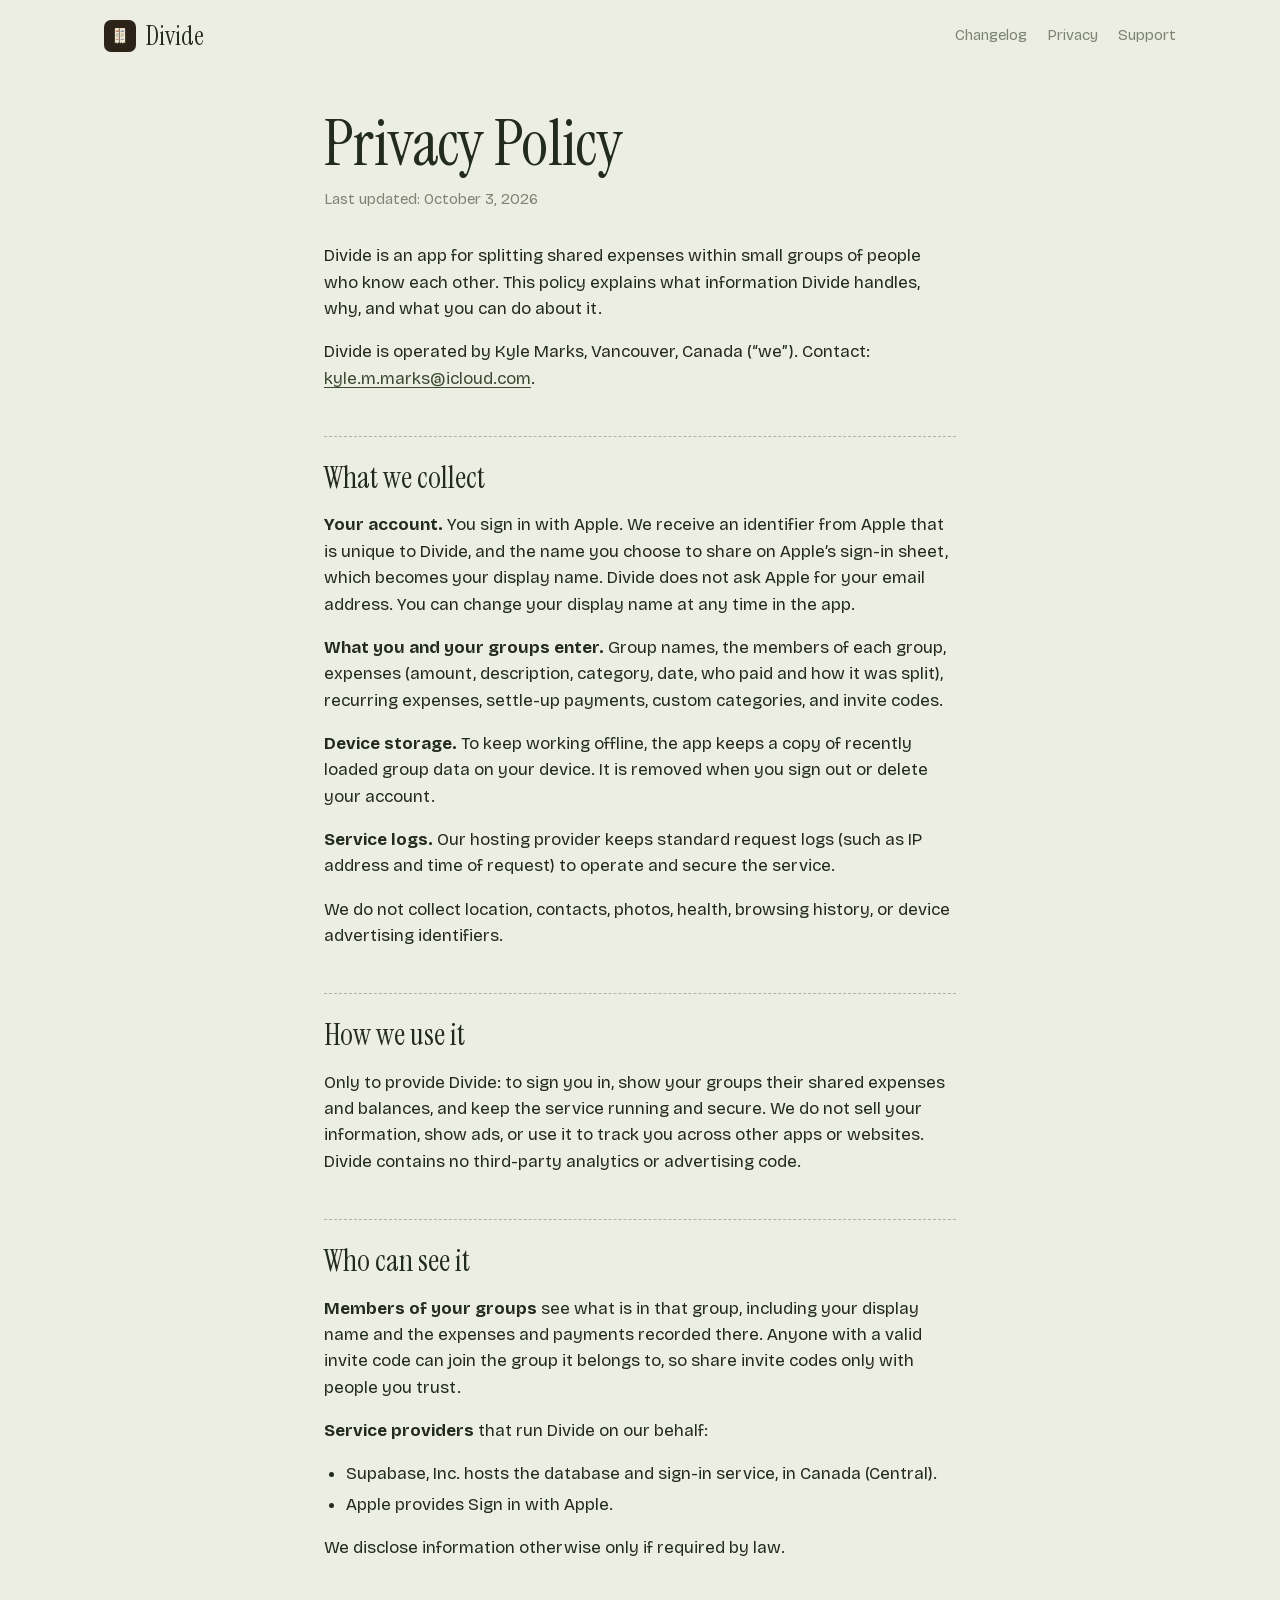
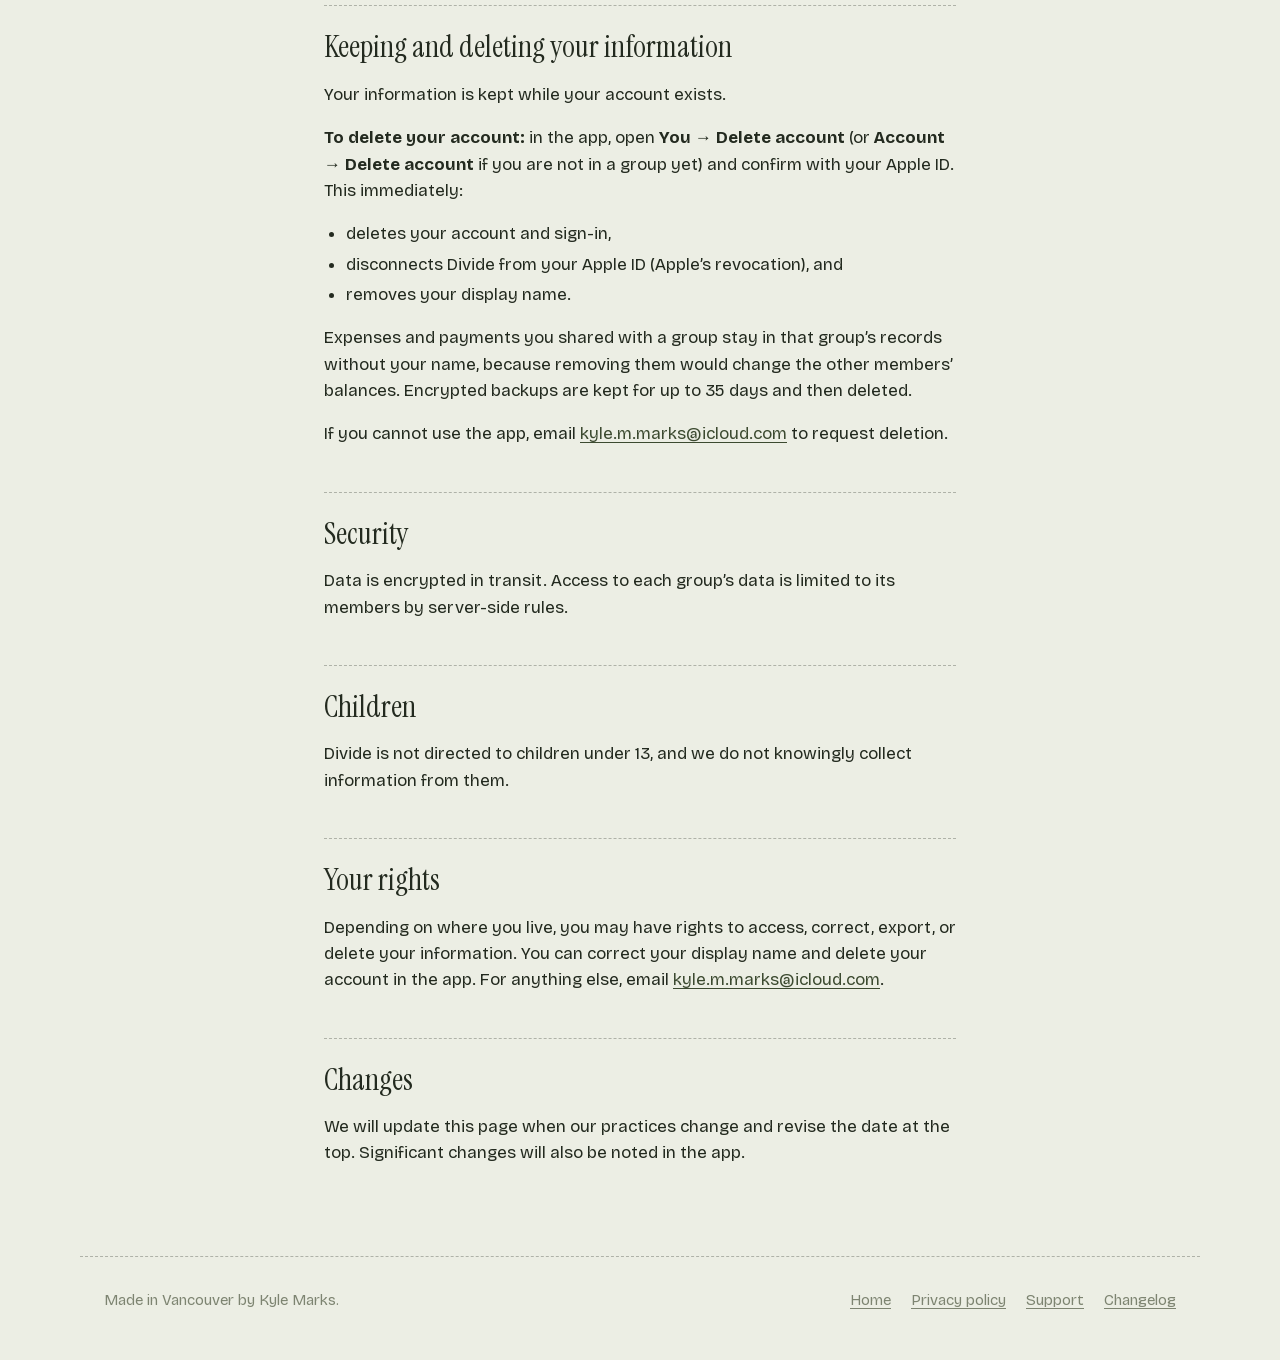
<file: privacy/index.html>
<!doctype html>
<html lang="en">
<head>
  <meta charset="utf-8">
  <meta name="viewport" content="width=device-width, initial-scale=1">
  <meta name="theme-color" content="#ECEEE4">
  <title>Divide Privacy Policy</title>
  <meta name="description" content="What information Divide handles, why, and what you can do about it.">
  <link rel="icon" href="../icon.png">
  <link rel="apple-touch-icon" href="../apple-touch-icon.png">
  <link rel="stylesheet" href="../style.css">
</head>
<body>
<!-- Source of truth: docs/legal/privacy-policy.md in the Divide app repo.
     Change it there first, then mirror it here. -->
<header class="site-header">
  <a class="brand" href="../"><img src="../icon.png" alt="">Divide</a>
  <nav class="site-nav" aria-label="Site">
    <a href="../changelog/">Changelog</a>
    <a href="../privacy/">Privacy</a>
    <a href="../support/">Support</a>
  </nav>
</header>

<main class="doc">

  <h1>Privacy Policy</h1>
  <p class="meta">Last updated: October 3, 2026</p>

  <p>Divide is an app for splitting shared expenses within small groups of people
  who know each other. This policy explains what information Divide handles,
  why, and what you can do about it.</p>

  <p>Divide is operated by Kyle Marks, Vancouver, Canada (“we”). Contact:
  <a href="mailto:kyle.m.marks@icloud.com">kyle.m.marks@icloud.com</a>.</p>

  <h2>What we collect</h2>

  <p><strong>Your account.</strong> You sign in with Apple. We receive an identifier from Apple
  that is unique to Divide, and the name you choose to share on Apple’s
  sign-in sheet, which becomes your display name. Divide does not ask Apple for
  your email address. You can change your display name at any time in the app.</p>

  <p><strong>What you and your groups enter.</strong> Group names, the members of each group,
  expenses (amount, description, category, date, who paid and how it was
  split), recurring expenses, settle-up payments, custom categories, and invite
  codes.</p>

  <p><strong>Device storage.</strong> To keep working offline, the app keeps a copy of recently
  loaded group data on your device. It is removed when you sign out or delete
  your account.</p>

  <p><strong>Service logs.</strong> Our hosting provider keeps standard request logs (such as IP
  address and time of request) to operate and secure the service.</p>

  <p>We do not collect location, contacts, photos, health, browsing history, or
  device advertising identifiers.</p>

  <h2>How we use it</h2>

  <p>Only to provide Divide: to sign you in, show your groups their shared
  expenses and balances, and keep the service running and secure. We do not
  sell your information, show ads, or use it to track you across other apps
  or websites. Divide contains no third-party analytics or advertising code.</p>

  <h2>Who can see it</h2>

  <p><strong>Members of your groups</strong> see what is in that group, including your display
  name and the expenses and payments recorded there. Anyone with a valid invite
  code can join the group it belongs to, so share invite codes only with people
  you trust.</p>

  <p><strong>Service providers</strong> that run Divide on our behalf:</p>
  <ul>
    <li>Supabase, Inc. hosts the database and sign-in service, in Canada (Central).</li>
    <li>Apple provides Sign in with Apple.</li>
  </ul>

  <p>We disclose information otherwise only if required by law.</p>

  <h2>Keeping and deleting your information</h2>

  <p>Your information is kept while your account exists.</p>

  <p><strong>To delete your account:</strong> in the app, open <strong>You → Delete account</strong>
  (or <strong>Account → Delete account</strong> if you are not in a group yet) and
  confirm with your Apple ID. This immediately:</p>
  <ul>
    <li>deletes your account and sign-in,</li>
    <li>disconnects Divide from your Apple ID (Apple’s revocation), and</li>
    <li>removes your display name.</li>
  </ul>

  <p>Expenses and payments you shared with a group stay in that group’s records
  without your name, because removing them would change the other members’
  balances. Encrypted backups are kept for up to 35 days and then deleted.</p>

  <p>If you cannot use the app, email
  <a href="mailto:kyle.m.marks@icloud.com">kyle.m.marks@icloud.com</a> to request deletion.</p>

  <h2>Security</h2>

  <p>Data is encrypted in transit. Access to each group’s data is limited to its
  members by server-side rules.</p>

  <h2>Children</h2>

  <p>Divide is not directed to children under 13, and we do not knowingly
  collect information from them.</p>

  <h2>Your rights</h2>

  <p>Depending on where you live, you may have rights to access, correct, export,
  or delete your information. You can correct your display name and delete
  your account in the app. For anything else, email
  <a href="mailto:kyle.m.marks@icloud.com">kyle.m.marks@icloud.com</a>.</p>

  <h2>Changes</h2>

  <p>We will update this page when our practices change and revise the date at
  the top. Significant changes will also be noted in the app.</p>
</main>

<footer class="site-footer">
  <p>Made in Vancouver by Kyle Marks.</p>
  <nav aria-label="Footer">
    <a href="../">Home</a>
    <a href="../privacy/">Privacy policy</a>
    <a href="../support/">Support</a>
    <a href="../changelog/">Changelog</a>
  </nav>
</footer>

</body>
</html>
</file>
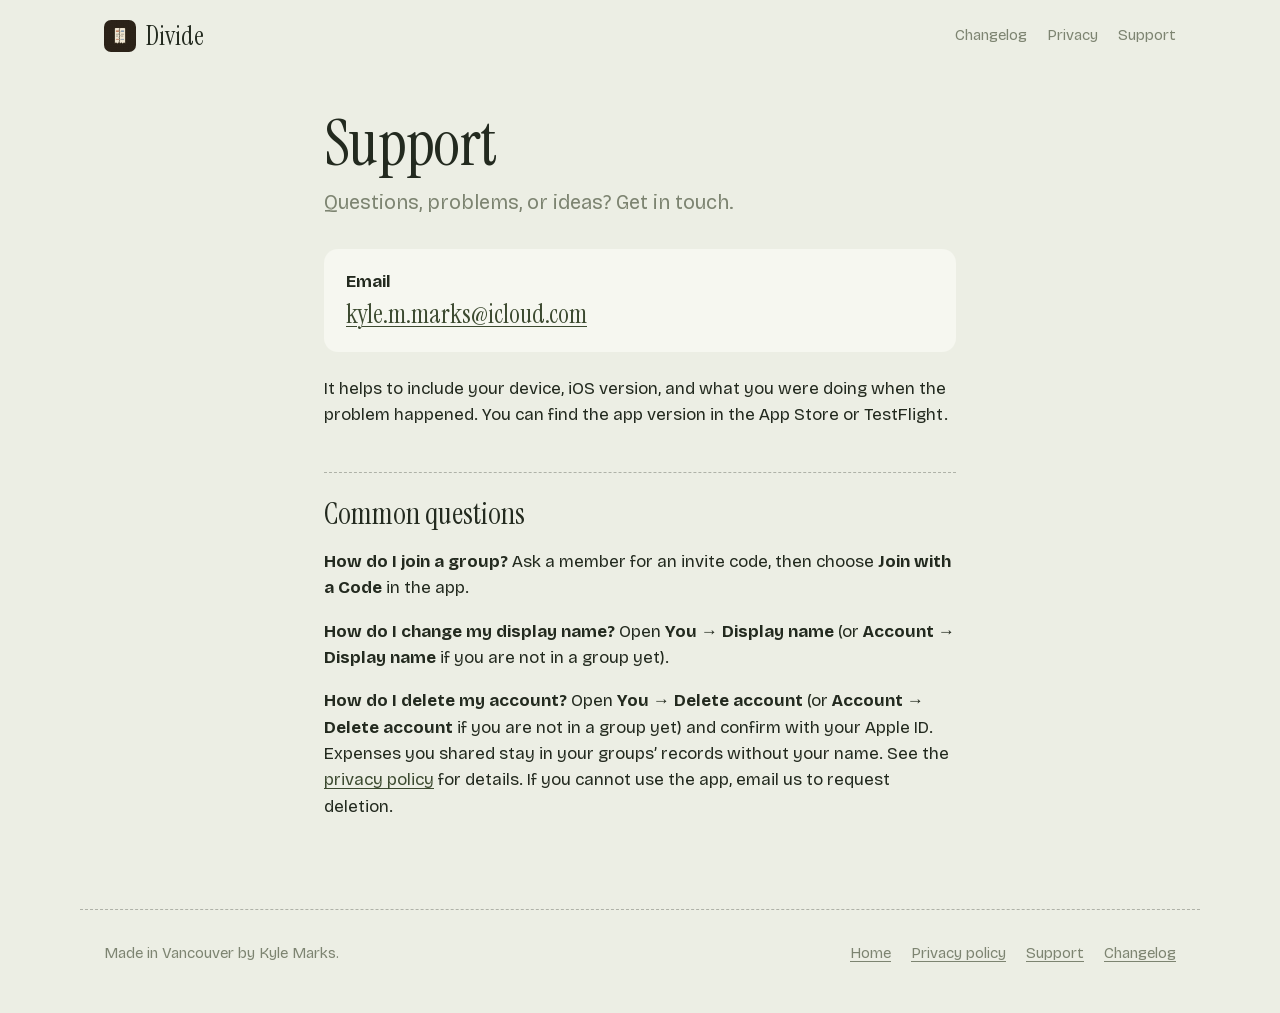
<file: support/index.html>
<!doctype html>
<html lang="en">
<head>
  <meta charset="utf-8">
  <meta name="viewport" content="width=device-width, initial-scale=1">
  <meta name="theme-color" content="#ECEEE4">
  <title>Divide Support</title>
  <meta name="description" content="Get help with Divide.">
  <link rel="icon" href="../icon.png">
  <link rel="apple-touch-icon" href="../apple-touch-icon.png">
  <link rel="stylesheet" href="../style.css">
</head>
<body>
<header class="site-header">
  <a class="brand" href="../"><img src="../icon.png" alt="">Divide</a>
  <nav class="site-nav" aria-label="Site">
    <a href="../changelog/">Changelog</a>
    <a href="../privacy/">Privacy</a>
    <a href="../support/">Support</a>
  </nav>
</header>

<main class="doc">

  <h1>Support</h1>
  <p class="lede">Questions, problems, or ideas? Get in touch.</p>

  <div class="contact">
    <p><strong>Email</strong></p>
    <p><a href="mailto:kyle.m.marks@icloud.com?subject=Divide%20support">kyle.m.marks@icloud.com</a></p>
  </div>

  <p>It helps to include your device, iOS version, and what you were doing when
  the problem happened. You can find the app version in the App Store or
  TestFlight.</p>

  <h2>Common questions</h2>

  <p><strong>How do I join a group?</strong> Ask a member for an invite code, then choose
  <strong>Join with a Code</strong> in the app.</p>

  <p><strong>How do I change my display name?</strong> Open <strong>You → Display name</strong>
  (or <strong>Account → Display name</strong> if you are not in a group yet).</p>

  <p><strong>How do I delete my account?</strong> Open <strong>You → Delete account</strong>
  (or <strong>Account → Delete account</strong> if you are not in a group yet) and confirm
  with your Apple ID. Expenses you shared stay in your groups’ records without
  your name. See the <a href="../privacy/">privacy policy</a> for details. If you
  cannot use the app, email us to request deletion.</p>
</main>

<footer class="site-footer">
  <p>Made in Vancouver by Kyle Marks.</p>
  <nav aria-label="Footer">
    <a href="../">Home</a>
    <a href="../privacy/">Privacy policy</a>
    <a href="../support/">Support</a>
    <a href="../changelog/">Changelog</a>
  </nav>
</footer>

</body>
</html>
</file>
<file: style.css>
/* Divide site. Colors and type follow the app's ReceiptTheme
   (Divide/Core/DesignSystem/ReceiptTheme.swift). Like the app, light only. */

@font-face {
  font-family: "Instrument Serif";
  src: url("fonts/instrument-serif.woff2") format("woff2");
  font-display: swap;
}
@font-face {
  font-family: "Instrument Serif";
  font-style: italic;
  src: url("fonts/instrument-serif-italic.woff2") format("woff2");
  font-display: swap;
}
@font-face {
  font-family: "Bricolage Grotesque";
  src: url("fonts/bricolage-grotesque.woff2") format("woff2");
  font-weight: 200 800;
  font-display: swap;
}

:root {
  --paper: #ECEEE4;
  --slip: #FAFAF5;
  --surface: #F6F7F0;
  --ink: #232A1F;
  --muted: #7D8471;
  --faint: #9AA08D;
  --cents: #A9B19A;
  --sage: #5F7250;
  --sage-deep: #3C4A30;
  --clay: #B5714A;
  --rule: rgba(35, 42, 31, 0.3);
  --hairline: rgba(35, 42, 31, 0.08);

  --serif: "Instrument Serif", "Iowan Old Style", Georgia, serif;
  --sans: "Bricolage Grotesque", -apple-system, BlinkMacSystemFont, "Segoe UI", sans-serif;
  --mono: ui-monospace, "SF Mono", SFMono-Regular, Menlo, Consolas, monospace;

  color-scheme: light;
}

* { box-sizing: border-box; }

html { -webkit-text-size-adjust: 100%; }

body {
  margin: 0;
  background: var(--paper);
  color: var(--ink);
  font: 400 17px/1.55 var(--sans);
  font-optical-sizing: auto;
}

a { color: var(--sage-deep); text-underline-offset: 3px; text-decoration-thickness: 1px; }
a:hover { color: var(--sage); }
:focus-visible { outline: 2px solid var(--sage); outline-offset: 3px; border-radius: 4px; }

/* ---------- Shared header and footer ---------- */

.site-header {
  display: flex;
  align-items: center;
  justify-content: space-between;
  gap: 16px;
  max-width: 1120px;
  margin: 0 auto;
  padding: 20px 24px;
}
.brand {
  display: inline-flex;
  align-items: center;
  gap: 10px;
  color: var(--ink);
  text-decoration: none;
  font: 400 26px/1 var(--serif);
}
.brand img { width: 32px; height: 32px; border-radius: 7px; }
.site-nav { display: flex; gap: 20px; font-size: 15px; }
.site-nav a { color: var(--muted); text-decoration: none; }
.site-nav a:hover { color: var(--ink); }

.site-footer {
  max-width: 1120px;
  margin: 0 auto;
  padding: 32px 24px 48px;
  display: flex;
  flex-wrap: wrap;
  justify-content: space-between;
  gap: 12px 24px;
  border-top: 1px dashed var(--rule);
  font-size: 15px;
  color: var(--muted);
}
.site-footer p { margin: 0; }
.site-footer nav { display: flex; gap: 20px; }
.site-footer a { color: var(--muted); }

/* ---------- Document pages (privacy, support) ---------- */

.doc {
  max-width: 680px;
  margin: 0 auto;
  padding: 40px 24px 72px;
}
.doc h1 {
  font: 400 clamp(44px, 8vw, 64px)/1 var(--serif);
  letter-spacing: -0.01em;
  margin: 0 0 12px;
}
.doc h2 {
  font: 400 30px/1.15 var(--serif);
  margin: 44px 0 10px;
  padding-top: 24px;
  border-top: 1px dashed var(--rule);
}
.doc p, .doc li { max-width: 64ch; }
.doc ul { padding-left: 22px; }
.doc li + li { margin-top: 4px; }
.meta { color: var(--muted); font-size: 15px; margin: 0 0 32px; }
.lede { font-size: 20px; line-height: 1.45; color: var(--muted); margin: 0 0 32px; }
.contact {
  background: var(--surface);
  border-radius: 14px;
  padding: 20px 22px;
  margin: 24px 0;
}
.contact p { margin: 0; }
.contact p + p { margin-top: 4px; }
.contact a { font: 400 26px/1.2 var(--serif); }

/* ---------- Landing: hero ---------- */

.hero {
  max-width: 1120px;
  margin: 0 auto;
  padding: 40px 24px 88px;
  display: grid;
  grid-template-columns: minmax(0, 1fr);
  gap: 56px;
  align-items: start;
}
@media (min-width: 900px) {
  .hero {
    grid-template-columns: minmax(0, 1.15fr) minmax(0, 0.85fr);
    gap: 72px;
    padding-top: 72px;
  }
  .hero-copy { padding-top: 48px; }
}

.hero h1 {
  font: 400 clamp(52px, 8.4vw, 104px)/0.95 var(--serif);
  letter-spacing: -0.02em;
  margin: 0 0 28px;
  text-wrap: balance;
}
.hero .lede {
  font-size: clamp(19px, 2.1vw, 22px);
  line-height: 1.45;
  color: #4A5242;
  max-width: 30em;
  margin: 0 0 36px;
}
.availability { display: flex; flex-wrap: wrap; align-items: center; gap: 14px 20px; }
.button {
  display: inline-flex;
  align-items: center;
  min-height: 50px;
  padding: 0 24px;
  border-radius: 14px;
  background: var(--sage-deep);
  color: var(--surface);
  font-size: 17px;
  font-weight: 500;
  text-decoration: none;
}
.button:hover { background: var(--ink); color: var(--surface); }
.availability p { margin: 0; color: var(--muted); font-size: 15px; }

/* ---------- Landing: the receipt ---------- */

.receipt-wrap {
  justify-self: center;
  width: 100%;
  max-width: 380px;
  filter: drop-shadow(0 18px 28px rgba(35, 42, 31, 0.13)) drop-shadow(0 2px 3px rgba(35, 42, 31, 0.08));
}
.receipt {
  --tooth: 9px;
  position: relative;
  background: var(--slip);
  padding: 34px 28px 30px;
  font: 400 13px/1.45 var(--mono);
  letter-spacing: 0.04em;
  text-transform: uppercase;
  color: var(--ink);
}
/* Torn top and bottom edges. */
.receipt::before,
.receipt::after {
  content: "";
  position: absolute;
  left: 0;
  right: 0;
  height: var(--tooth);
  background:
    linear-gradient(135deg, var(--slip) 50%, transparent 50%) 0 0 / calc(var(--tooth) * 2) var(--tooth) repeat-x,
    linear-gradient(-135deg, var(--slip) 50%, transparent 50%) 0 0 / calc(var(--tooth) * 2) var(--tooth) repeat-x;
}
.receipt::before { top: calc(var(--tooth) * -1); transform: scaleY(-1); }
.receipt::after { bottom: calc(var(--tooth) * -1); }

.receipt-head { text-align: center; }
.receipt-head .group { font: 400 28px/1 var(--serif); letter-spacing: 0.02em; margin: 0 0 6px; color: var(--ink); }
.receipt-head p { margin: 0; color: var(--muted); font-size: 11px; letter-spacing: 0.14em; }

.receipt hr { border: 0; border-top: 1px dashed var(--rule); margin: 18px 0; }

.receipt table { width: 100%; border-collapse: collapse; }
.receipt caption {
  text-align: left;
  color: var(--muted);
  font-size: 11px;
  letter-spacing: 0.14em;
  padding-bottom: 6px;
}
.receipt th, .receipt td { padding: 8px 0; vertical-align: top; font-weight: 400; }
.receipt tbody tr + tr th,
.receipt tbody tr + tr td { border-top: 1px solid var(--hairline); }
.receipt th { text-align: left; }
.receipt td { text-align: right; font-variant-numeric: tabular-nums; }
.receipt .sub { display: block; color: var(--muted); font-size: 10.5px; letter-spacing: 0.06em; margin-top: 2px; }
.receipt .total th, .receipt .total td { font-weight: 700; border-top: 0; padding: 0; }

.stand { display: flex; justify-content: space-between; align-items: flex-end; gap: 12px; }
.stand p { margin: 0; }
.stand .label { color: var(--muted); font-size: 11px; letter-spacing: 0.14em; }
.stand .who { font-size: 12px; margin-top: 2px; }
.amount {
  font: 400 54px/0.9 var(--serif);
  letter-spacing: -0.01em;
  text-transform: none;
  color: var(--sage-deep);
  font-variant-numeric: lining-nums;
  white-space: nowrap;
}
.amount .cents { color: var(--cents); }

.receipt-foot { text-align: center; color: var(--muted); font-size: 11px; letter-spacing: 0.14em; margin: 0; }

/* The one moment of motion: the receipt feeds out once on load. */
@media (prefers-reduced-motion: no-preference) {
  .receipt-wrap { animation: feed 1.5s cubic-bezier(0.2, 0.7, 0.2, 1) 0.25s both; }
  @keyframes feed {
    from { clip-path: inset(0 -40px 100% -40px); transform: translateY(-36px); }
    to { clip-path: inset(-40px -40px -60px -40px); transform: none; }
  }
}

/* ---------- Landing: shared section headings ---------- */

.for-home h2, .feature h2, .duo h2, .omissions h2, .get-it h2 {
  font: 400 clamp(36px, 5vw, 52px)/1.02 var(--serif);
  letter-spacing: -0.01em;
  margin: 0 0 20px;
  max-width: 16em;
  text-wrap: balance;
}

/* ---------- Landing: header beta button ---------- */

.site-header:has(.header-cta) { position: sticky; top: 0; z-index: 10; background: var(--paper); }
.button-small { min-height: 40px; padding: 0 16px; border-radius: 11px; font-size: 15px; }
.header-cta[hidden] { display: none; }
html:has(.header-cta) { scroll-padding-top: 96px; }
@media (max-width: 599px) {
  .site-header:has(.header-cta) { padding: 14px 16px; min-height: 72px; }
  .site-header:has(.header-cta) .site-nav { gap: 14px; }
  /* The beta button takes the nav's place, so the header never changes height. */
  .site-header:has(.header-cta:not([hidden])) .site-nav { display: none; }
  html:has(.header-cta) { scroll-padding-top: 88px; }
}

/* ---------- Landing: Siri request above the receipt ---------- */

.siri-ask {
  display: flex;
  align-items: center;
  gap: 10px;
  width: fit-content;
  margin: 0 auto 22px;
  padding: 10px 16px;
  border-radius: 999px;
  background: var(--slip);
  font-size: 15px;
  color: var(--ink);
  box-shadow: 0 1px 2px rgba(35, 42, 31, 0.08);
}
.siri-dot {
  width: 10px;
  height: 10px;
  border-radius: 50%;
  background: var(--clay);
  flex: none;
}
.receipt .siri-line th, .receipt .siri-line td { background: rgba(95, 114, 80, 0.1); }
.receipt .siri-line th { padding-left: 6px; }
.receipt .siri-line td { padding-right: 6px; }

/* Before the hero plays (set by site.js only when motion is allowed). */
.is-rewound .siri-ask { opacity: 0; transform: translateY(6px); }
.is-rewound .siri-line, .siri-line.is-pending { display: none; }
.siri-ask { transition: opacity 0.4s ease, transform 0.4s ease; }
.siri-line.is-printing th, .siri-line.is-printing td { animation: print 0.5s ease-out both; }
@keyframes print { from { opacity: 0; transform: translateY(-6px); } to { opacity: 1; transform: none; } }

/* ---------- Landing: who it's for ---------- */

.for-home {
  max-width: 1120px;
  margin: 0 auto;
  padding: 72px 24px 80px;
  border-top: 1px dashed var(--rule);
}
.for-list {
  list-style: none;
  margin: 12px 0 0;
  padding: 0;
  display: grid;
  grid-template-columns: repeat(auto-fit, minmax(230px, 1fr));
  gap: 20px 40px;
  color: #4A5242;
}
.for-list strong { display: block; color: var(--ink); font: 400 26px/1.1 var(--serif); margin-bottom: 4px; }

/* ---------- Landing: feature rows ---------- */

.feature {
  max-width: 1120px;
  margin: 0 auto;
  padding: 72px 24px 80px;
  border-top: 1px dashed var(--rule);
  display: grid;
  gap: 36px;
  align-items: center;
}
.feature-copy p { margin: 0; color: #4A5242; max-width: 30em; font-size: 18px; }
.feature-media.phone {
  justify-self: center;
  width: min(100%, 300px);
}
.feature-media.phone video,
.feature-media.phone img {
  display: block;
  width: 100%;
  height: auto;
  aspect-ratio: 720 / 1564;
  object-fit: cover;
  border-radius: 34px;
  border: 1px solid rgba(35, 42, 31, 0.12);
  background: var(--surface);
  box-shadow: 0 16px 32px rgba(35, 42, 31, 0.1);
}
@media (min-width: 900px) {
  .feature { grid-template-columns: minmax(0, 1fr) minmax(0, 1fr); gap: 72px; }
  .feature-flip .feature-copy { order: 2; }
}

/* ---------- Landing: iPhone Duo ---------- */

.duo {
  max-width: 1120px;
  margin: 0 auto;
  padding: 72px 24px 88px;
  border-top: 1px dashed var(--rule);
  display: grid;
  gap: 40px;
  align-items: center;
}
@media (min-width: 900px) {
  .duo { grid-template-columns: minmax(0, 0.8fr) minmax(0, 1.2fr); gap: 64px; }
}
.duo-intro { margin: 0 0 24px; color: #4A5242; font-size: 18px; }
.duo-poses { display: grid; gap: 10px; }
.pose-button {
  display: block;
  width: 100%;
  text-align: left;
  font: inherit;
  color: #4A5242;
  background: transparent;
  border: 1px solid var(--hairline);
  border-radius: 14px;
  padding: 14px 18px;
  cursor: pointer;
  transition: background-color 0.2s ease, border-color 0.2s ease;
}
.pose-button strong { display: block; color: var(--ink); font: 400 24px/1.1 var(--serif); margin-bottom: 2px; }
.pose-button span { font-size: 15px; }
.pose-button:hover { border-color: var(--rule); }
.pose-button[aria-pressed="true"] { background: var(--slip); border-color: var(--rule); box-shadow: 0 1px 2px rgba(35, 42, 31, 0.08); }

/* The device: three poses stacked in one box; the active one unfolds in. */
.duo-stage {
  position: relative;
  width: 100%;
  max-width: 620px;
  justify-self: center;
  aspect-ratio: 1.15;
  perspective: 1600px;
}
.duo-shot {
  position: absolute;
  inset: 0;
  margin: auto;
  max-width: 100%;
  max-height: 100%;
  width: auto;
  height: auto;
  border: 8px solid var(--ink);
  background: var(--ink);
  box-shadow: 0 28px 56px rgba(35, 42, 31, 0.18), 0 2px 4px rgba(35, 42, 31, 0.12);
  opacity: 0;
  visibility: hidden;
  transition: opacity 0.35s ease, transform 0.7s cubic-bezier(0.3, 0.7, 0.2, 1), visibility 0s linear 0.7s;
}
.duo-shot-closed { border-radius: 26px 54px 54px 26px; transform: rotateY(-28deg) scale(0.92); }
.duo-shot-open { border-radius: 34px; transform: rotateY(40deg) scale(0.7); }
.duo-shot-half { border-radius: 34px; transform-origin: 50% 100%; transform: rotateX(28deg) scale(0.9); }
.duo-stage[data-pose="closed"] .duo-shot-closed,
.duo-stage[data-pose="open"] .duo-shot-open,
.duo-stage[data-pose="half"] .duo-shot-half {
  opacity: 1;
  visibility: visible;
  transform: none;
  transition: opacity 0.35s ease 0.12s, transform 0.7s cubic-bezier(0.3, 0.7, 0.2, 1), visibility 0s;
}
@media (prefers-reduced-motion: reduce) {
  .duo-shot { transition: none !important; }
}

/* ---------- Landing: closing call to action ---------- */

.get-it {
  max-width: 1120px;
  margin: 0 auto;
  padding: 80px 24px 96px;
  border-top: 1px dashed var(--rule);
  text-align: center;
}
.get-it h2 { margin: 0 auto 32px; }
.get-it p { margin: 16px 0 0; color: #4A5242; font-size: 15px; }

/* Phones: the side gutter is 16px. */
@media (max-width: 599px) {
  .hero, .for-home, .feature, .duo, .ipad, .omissions, .get-it { padding-left: 16px; padding-right: 16px; }
  .site-header:has(.header-cta) ~ .site-footer { padding-left: 16px; padding-right: 16px; }
}

/* ---------- Landing: what it leaves out ---------- */

.omissions {
  max-width: 1120px;
  margin: 0 auto;
  padding: 72px 24px 96px;
  border-top: 1px dashed var(--rule);
  display: grid;
  gap: 32px;
}
@media (min-width: 900px) {
  .omissions { grid-template-columns: minmax(0, 0.85fr) minmax(0, 1.15fr); gap: 72px; }
}
.omissions h2 { margin: 0; }
.omissions dl { margin: 0; }
.omissions dt { font-size: 19px; font-weight: 600; }
.omissions dd { margin: 4px 0 0; color: #4A5242; max-width: 34em; }
.omissions dd + dt { margin-top: 24px; padding-top: 24px; border-top: 1px solid var(--hairline); }

/* ---------- Changelog ---------- */

.changelog .release { scroll-margin-top: 24px; }
.changelog .release h2 { margin-bottom: 6px; }
.changelog .release .meta { margin: 0 0 8px; }
.changelog .release .meta a { color: inherit; }
.changelog h3 {
  font-size: 15px;
  font-weight: 600;
  color: var(--sage-deep);
  margin: 20px 0 4px;
}
.changelog ul { margin: 0; }
.changelog .empty { color: var(--muted); }
.site-nav a[aria-current="page"] { color: var(--ink); }

/* ---------- Landing: iPad ---------- */

.ipad {
  max-width: 1120px;
  margin: 0 auto;
  padding: 72px 24px 88px;
  border-top: 1px dashed var(--rule);
}
.ipad h2 {
  font: 400 clamp(36px, 5vw, 52px)/1.02 var(--serif);
  letter-spacing: -0.01em;
  margin: 0 0 16px;
}
.ipad-copy p { margin: 0 0 40px; color: #4A5242; max-width: 34em; }
.ipad-device {
  max-width: 960px;
  margin: 0 auto;
  padding: clamp(8px, 1.3vw, 16px);
  border-radius: clamp(20px, 3.2vw, 40px);
  background: var(--ink);
  box-shadow: 0 28px 56px rgba(35, 42, 31, 0.18), 0 2px 4px rgba(35, 42, 31, 0.12);
}
.ipad-device img {
  display: block;
  width: 100%;
  height: auto;
  border-radius: clamp(12px, 2vw, 26px);
}
@media (min-width: 900px) {
  .ipad-copy { display: grid; grid-template-columns: minmax(0, 0.85fr) minmax(0, 1.15fr); gap: 72px; align-items: end; margin-bottom: 40px; }
  .ipad-copy h2 { margin: 0; }
  .ipad-copy p { margin: 0; }
}
</file>
